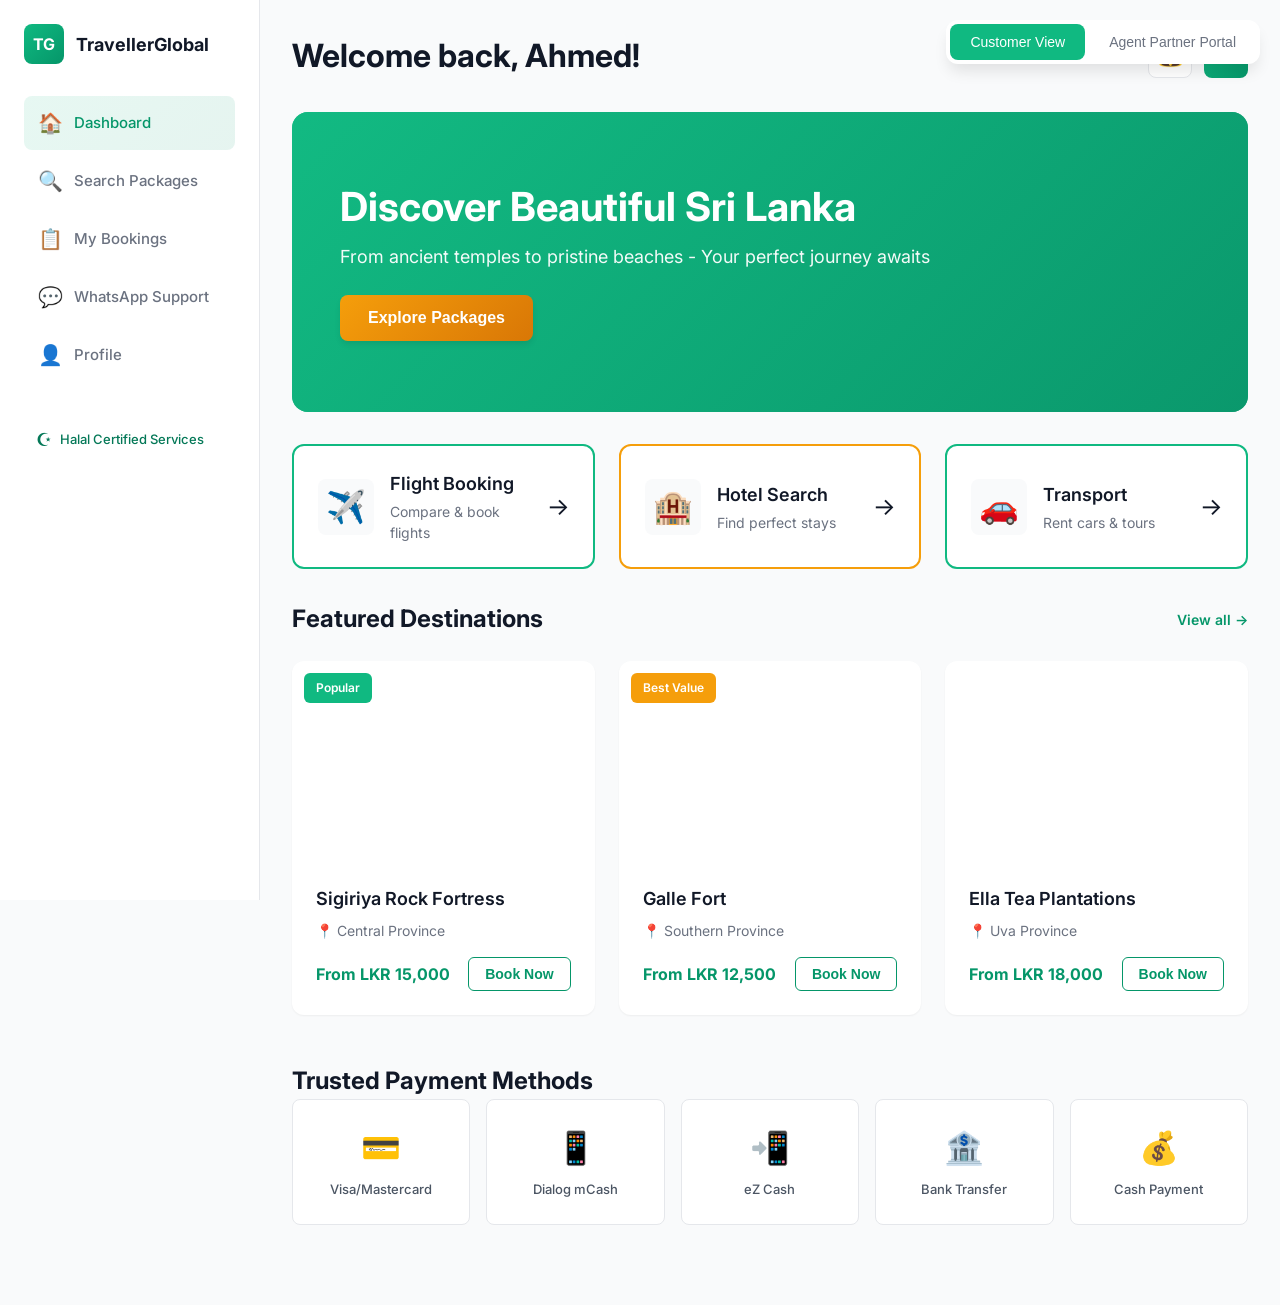
<file: index.html>
<!DOCTYPE html>
<html lang="en">
<head>
    <meta charset="UTF-8">
    <meta name="viewport" content="width=device-width, initial-scale=1.0">
    <title>TravellerGlobal - Sri Lankan Travel Agency</title>
    <link rel="stylesheet" href="styles.css">
    <link rel="preconnect" href="https://fonts.googleapis.com">
    <link rel="preconnect" href="https://fonts.gstatic.com" crossorigin>
    <link href="https://fonts.googleapis.com/css2?family=Inter:wght@400;500;600;700&display=swap" rel="stylesheet">
</head>
<body>
    <!-- Navigation Toggle -->
    <div class="view-switcher">
        <button class="switch-btn active" data-view="customer">Customer View</button>
        <button class="switch-btn" data-view="agent">Agent Partner Portal</button>
    </div>

    <!-- Customer View -->
    <div id="customer-view" class="view-container active">
        <!-- Sidebar -->
        <aside class="sidebar">
            <div class="logo">
                <div class="logo-icon">TG</div>
                <span class="logo-text">TravellerGlobal</span>
            </div>
            <nav class="nav-menu">
                <a href="#" class="nav-item active">
                    <span class="icon">🏠</span>
                    <span>Dashboard</span>
                </a>
                <a href="#" class="nav-item">
                    <span class="icon">🔍</span>
                    <span>Search Packages</span>
                </a>
                <a href="#" class="nav-item">
                    <span class="icon">📋</span>
                    <span>My Bookings</span>
                </a>
                <a href="#" class="nav-item">
                    <span class="icon">💬</span>
                    <span>WhatsApp Support</span>
                </a>
                <a href="#" class="nav-item">
                    <span class="icon">👤</span>
                    <span>Profile</span>
                </a>
            </nav>
            <div class="halal-badge">
                <span class="halal-icon">☪</span>
                <span>Halal Certified Services</span>
            </div>
        </aside>

        <!-- Main Content -->
        <main class="main-content">
            <header class="header">
                <h1 class="page-title">Welcome back, Ahmed!</h1>
                <div class="header-actions">
                    <button class="icon-btn">
                        <span class="notification-dot"></span>
                        🔔
                    </button>
                    <div class="user-avatar">AM</div>
                </div>
            </header>

            <!-- Hero Section with Background -->
            <section class="hero-section" style="background-image: linear-gradient(135deg, rgba(16, 185, 129, 0.9), rgba(5, 150, 105, 0.85)), url('https://images.unsplash.com/photo-1566073771259-6a8506099945?w=1600');">
                <div class="hero-content">
                    <h2 class="hero-title">Discover Beautiful Sri Lanka</h2>
                    <p class="hero-subtitle">From ancient temples to pristine beaches - Your perfect journey awaits</p>
                    <button class="btn-primary">Explore Packages</button>
                </div>
            </section>

            <!-- Quick Actions -->
            <section class="quick-actions">
                <div class="action-card emerald">
                    <div class="action-icon">✈️</div>
                    <div class="action-content">
                        <h3>Flight Booking</h3>
                        <p>Compare & book flights</p>
                    </div>
                    <span class="action-arrow">→</span>
                </div>
                <div class="action-card gold">
                    <div class="action-icon">🏨</div>
                    <div class="action-content">
                        <h3>Hotel Search</h3>
                        <p>Find perfect stays</p>
                    </div>
                    <span class="action-arrow">→</span>
                </div>
                <div class="action-card emerald">
                    <div class="action-icon">🚗</div>
                    <div class="action-content">
                        <h3>Transport</h3>
                        <p>Rent cars & tours</p>
                    </div>
                    <span class="action-arrow">→</span>
                </div>
            </section>

            <!-- Featured Destinations -->
            <section class="section">
                <div class="section-header">
                    <h2 class="section-title">Featured Destinations</h2>
                    <a href="#" class="link-primary">View all →</a>
                </div>
                <div class="destinations-grid">
                    <div class="destination-card">
                        <div class="destination-image" style="background-image: url('https://images.unsplash.com/photo-1566073771259-6a8506099945?w=600');">
                            <div class="destination-badge">Popular</div>
                        </div>
                        <div class="destination-content">
                            <h3>Sigiriya Rock Fortress</h3>
                            <p class="destination-location">📍 Central Province</p>
                            <div class="destination-footer">
                                <span class="price">From LKR 15,000</span>
                                <button class="btn-secondary-sm">Book Now</button>
                            </div>
                        </div>
                    </div>
                    <div class="destination-card">
                        <div class="destination-image" style="background-image: url('https://images.unsplash.com/photo-1562659473-fd8db84e6f14?w=600');">
                            <div class="destination-badge gold-badge">Best Value</div>
                        </div>
                        <div class="destination-content">
                            <h3>Galle Fort</h3>
                            <p class="destination-location">📍 Southern Province</p>
                            <div class="destination-footer">
                                <span class="price">From LKR 12,500</span>
                                <button class="btn-secondary-sm">Book Now</button>
                            </div>
                        </div>
                    </div>
                    <div class="destination-card">
                        <div class="destination-image" style="background-image: url('https://images.unsplash.com/photo-1591696331111-ef9586a5b17a?w=600');">
                        </div>
                        <div class="destination-content">
                            <h3>Ella Tea Plantations</h3>
                            <p class="destination-location">📍 Uva Province</p>
                            <div class="destination-footer">
                                <span class="price">From LKR 18,000</span>
                                <button class="btn-secondary-sm">Book Now</button>
                            </div>
                        </div>
                    </div>
                </div>
            </section>

            <!-- Payment Gateways -->
            <section class="section">
                <h2 class="section-title">Trusted Payment Methods</h2>
                <div class="payment-grid">
                    <div class="payment-card">
                        <div class="payment-logo">💳</div>
                        <span>Visa/Mastercard</span>
                    </div>
                    <div class="payment-card">
                        <div class="payment-logo">📱</div>
                        <span>Dialog mCash</span>
                    </div>
                    <div class="payment-card">
                        <div class="payment-logo">📲</div>
                        <span>eZ Cash</span>
                    </div>
                    <div class="payment-card">
                        <div class="payment-logo">🏦</div>
                        <span>Bank Transfer</span>
                    </div>
                    <div class="payment-card">
                        <div class="payment-logo">💰</div>
                        <span>Cash Payment</span>
                    </div>
                </div>
            </section>
        </main>
    </div>

    <!-- Agent Portal View -->
    <div id="agent-view" class="view-container">
        <!-- Sidebar -->
        <aside class="sidebar sidebar-agent">
            <div class="logo">
                <div class="logo-icon agent-logo">TG</div>
                <span class="logo-text">Agent Portal</span>
            </div>
            <nav class="nav-menu">
                <a href="#" class="nav-item active">
                    <span class="icon">📊</span>
                    <span>Dashboard</span>
                </a>
                <a href="#" class="nav-item">
                    <span class="icon">🔄</span>
                    <span>Booking Pipeline</span>
                </a>
                <a href="#" class="nav-item">
                    <span class="icon">👥</span>
                    <span>Customers</span>
                </a>
                <a href="#" class="nav-item">
                    <span class="icon">💵</span>
                    <span>Commissions</span>
                </a>
                <a href="#" class="nav-item">
                    <span class="icon">📈</span>
                    <span>Analytics</span>
                </a>
                <a href="#" class="nav-item">
                    <span class="icon">💬</span>
                    <span>WhatsApp CRM</span>
                </a>
            </nav>
        </aside>

        <!-- Main Content -->
        <main class="main-content">
            <header class="header">
                <h1 class="page-title">Agent Dashboard</h1>
                <div class="header-actions">
                    <button class="btn-primary-sm">+ New Booking</button>
                    <button class="icon-btn">🔔</button>
                    <div class="user-avatar agent-avatar">SA</div>
                </div>
            </header>

            <!-- Stats Cards -->
            <section class="stats-grid">
                <div class="stat-card">
                    <div class="stat-icon emerald-bg">📋</div>
                    <div class="stat-content">
                        <span class="stat-label">Total Leads</span>
                        <h3 class="stat-value">24</h3>
                        <span class="stat-change positive">↑ 12% this month</span>
                    </div>
                </div>
                <div class="stat-card">
                    <div class="stat-icon gold-bg">✅</div>
                    <div class="stat-content">
                        <span class="stat-label">Bookings</span>
                        <h3 class="stat-value">18</h3>
                        <span class="stat-change positive">↑ 8% this month</span>
                    </div>
                </div>
                <div class="stat-card">
                    <div class="stat-icon blue-bg">✈️</div>
                    <div class="stat-content">
                        <span class="stat-label">In Travel</span>
                        <h3 class="stat-value">7</h3>
                        <span class="stat-change neutral">— Same as last week</span>
                    </div>
                </div>
                <div class="stat-card">
                    <div class="stat-icon purple-bg">💰</div>
                    <div class="stat-content">
                        <span class="stat-label">Commission (MTD)</span>
                        <h3 class="stat-value">LKR 145K</h3>
                        <span class="stat-change positive">↑ 24% vs last month</span>
                    </div>
                </div>
            </section>

            <!-- Booking Pipeline -->
            <section class="section">
                <div class="section-header">
                    <h2 class="section-title">Booking Pipeline</h2>
                    <div class="pipeline-filters">
                        <button class="filter-btn active">All</button>
                        <button class="filter-btn">This Week</button>
                        <button class="filter-btn">This Month</button>
                    </div>
                </div>

                <div class="pipeline-board">
                    <!-- Lead Column -->
                    <div class="pipeline-column">
                        <div class="column-header lead-header">
                            <span class="column-title">Lead</span>
                            <span class="column-count">6</span>
                        </div>
                        <div class="pipeline-cards">
                            <div class="pipeline-card">
                                <div class="card-header">
                                    <span class="customer-name">Fatima Hassan</span>
                                    <button class="whatsapp-btn">💬</button>
                                </div>
                                <p class="trip-details">7-Day Colombo + Kandy Tour</p>
                                <div class="card-meta">
                                    <span class="date">📅 Mar 15-22, 2026</span>
                                    <span class="value">LKR 185K</span>
                                </div>
                                <div class="card-tags">
                                    <span class="tag">Family</span>
                                    <span class="tag">Halal</span>
                                </div>
                            </div>
                            <div class="pipeline-card">
                                <div class="card-header">
                                    <span class="customer-name">Ibrahim Malik</span>
                                    <button class="whatsapp-btn">💬</button>
                                </div>
                                <p class="trip-details">Honeymoon Package - Maldives</p>
                                <div class="card-meta">
                                    <span class="date">📅 Apr 1-7, 2026</span>
                                    <span class="value">LKR 320K</span>
                                </div>
                                <div class="card-tags">
                                    <span class="tag">Couple</span>
                                </div>
                            </div>
                        </div>
                    </div>

                    <!-- Booked Column -->
                    <div class="pipeline-column">
                        <div class="column-header booked-header">
                            <span class="column-title">Booked</span>
                            <span class="column-count">11</span>
                        </div>
                        <div class="pipeline-cards">
                            <div class="pipeline-card">
                                <div class="card-header">
                                    <span class="customer-name">Aisha Rahman</span>
                                    <button class="whatsapp-btn">💬</button>
                                </div>
                                <p class="trip-details">Ella & Nuwara Eliya 5D/4N</p>
                                <div class="card-meta">
                                    <span class="date">📅 Mar 20-24, 2026</span>
                                    <span class="value">LKR 95K</span>
                                </div>
                                <div class="card-tags">
                                    <span class="tag tag-success">Paid 50%</span>
                                </div>
                            </div>
                            <div class="pipeline-card">
                                <div class="card-header">
                                    <span class="customer-name">Mohammed Ali</span>
                                    <button class="whatsapp-btn">💬</button>
                                </div>
                                <p class="trip-details">Cultural Triangle Tour</p>
                                <div class="card-meta">
                                    <span class="date">📅 Mar 25-30, 2026</span>
                                    <span class="value">LKR 142K</span>
                                </div>
                                <div class="card-tags">
                                    <span class="tag tag-success">Fully Paid</span>
                                    <span class="tag">Halal</span>
                                </div>
                            </div>
                        </div>
                    </div>

                    <!-- In Travel Column -->
                    <div class="pipeline-column">
                        <div class="column-header travel-header">
                            <span class="column-title">In Travel</span>
                            <span class="column-count">7</span>
                        </div>
                        <div class="pipeline-cards">
                            <div class="pipeline-card">
                                <div class="card-header">
                                    <span class="customer-name">Zainab Yusuf</span>
                                    <button class="whatsapp-btn">💬</button>
                                </div>
                                <p class="trip-details">Southern Coast Beach Tour</p>
                                <div class="card-meta">
                                    <span class="date">📅 Feb 18-25, 2026</span>
                                    <span class="value">LKR 168K</span>
                                </div>
                                <div class="card-tags">
                                    <span class="tag tag-warning">Day 5 of 8</span>
                                </div>
                                <div class="live-tracking">
                                    <span class="pulse"></span>
                                    <span class="tracking-text">Live tracking active</span>
                                </div>
                            </div>
                        </div>
                    </div>

                    <!-- Completed Column -->
                    <div class="pipeline-column">
                        <div class="column-header completed-header">
                            <span class="column-title">Completed</span>
                            <span class="column-count">32</span>
                        </div>
                        <div class="pipeline-cards">
                            <div class="pipeline-card">
                                <div class="card-header">
                                    <span class="customer-name">Layla Ahmed</span>
                                    <button class="whatsapp-btn">💬</button>
                                </div>
                                <p class="trip-details">Sigiriya & Dambulla Tour</p>
                                <div class="card-meta">
                                    <span class="date">📅 Feb 1-5, 2026</span>
                                    <span class="value">LKR 78K</span>
                                </div>
                                <div class="card-rating">
                                    ⭐⭐⭐⭐⭐ <span class="rating-text">5.0</span>
                                </div>
                            </div>
                        </div>
                    </div>
                </div>
            </section>

            <!-- API Aggregator -->
            <section class="section">
                <h2 class="section-title">API Aggregator - Quick Search</h2>
                <div class="aggregator-grid">
                    <div class="aggregator-card">
                        <div class="aggregator-icon">✈️</div>
                        <h3>Flight API</h3>
                        <p>Amadeus, Sabre</p>
                        <span class="status-badge active">Connected</span>
                    </div>
                    <div class="aggregator-card">
                        <div class="aggregator-icon">🏨</div>
                        <h3>Hotel API</h3>
                        <p>Booking.com, Agoda</p>
                        <span class="status-badge active">Connected</span>
                    </div>
                    <div class="aggregator-card">
                        <div class="aggregator-icon">🚗</div>
                        <h3>Transport API</h3>
                        <p>PickMe, Uber</p>
                        <span class="status-badge active">Connected</span>
                    </div>
                    <div class="aggregator-card">
                        <div class="aggregator-icon">🎫</div>
                        <h3>Activities API</h3>
                        <p>GetYourGuide</p>
                        <span class="status-badge pending">Setup Pending</span>
                    </div>
                </div>
            </section>
        </main>
    </div>

    <script src="script.js"></script>
</body>
</html>
</file>
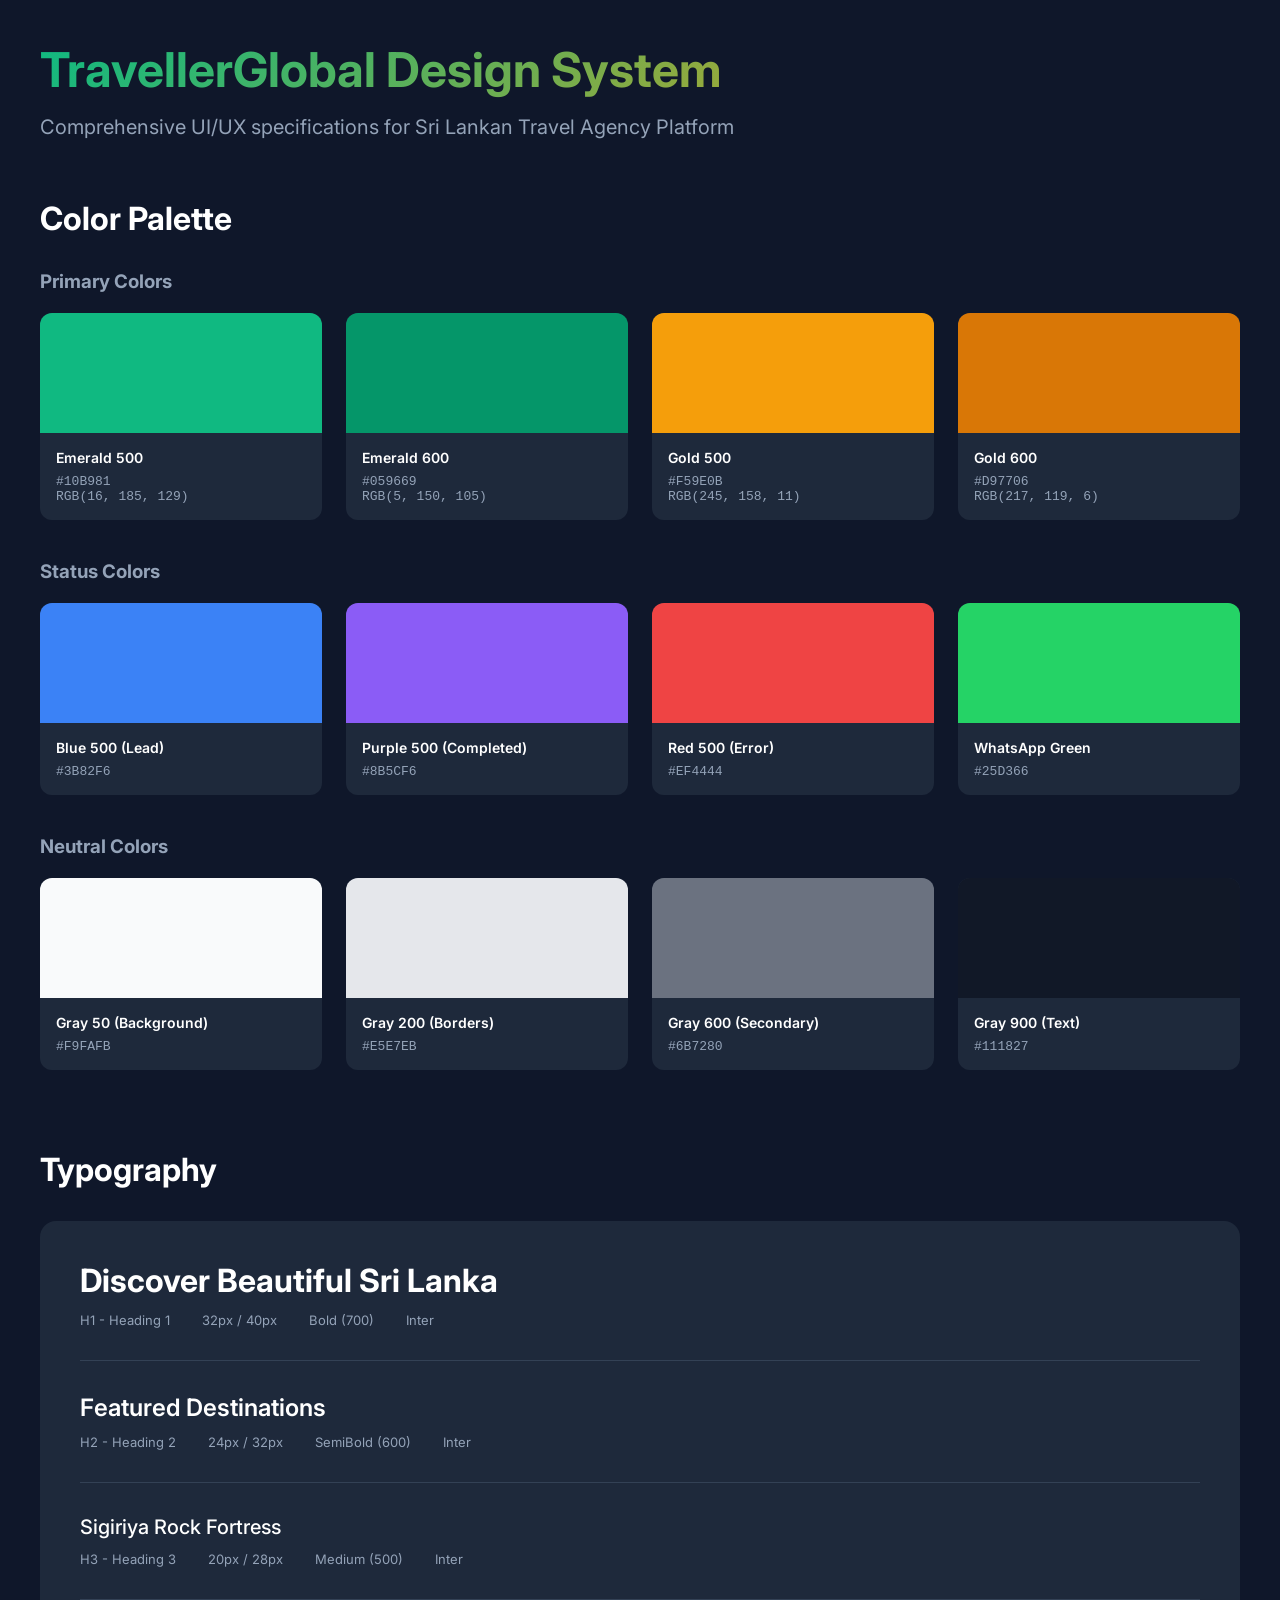
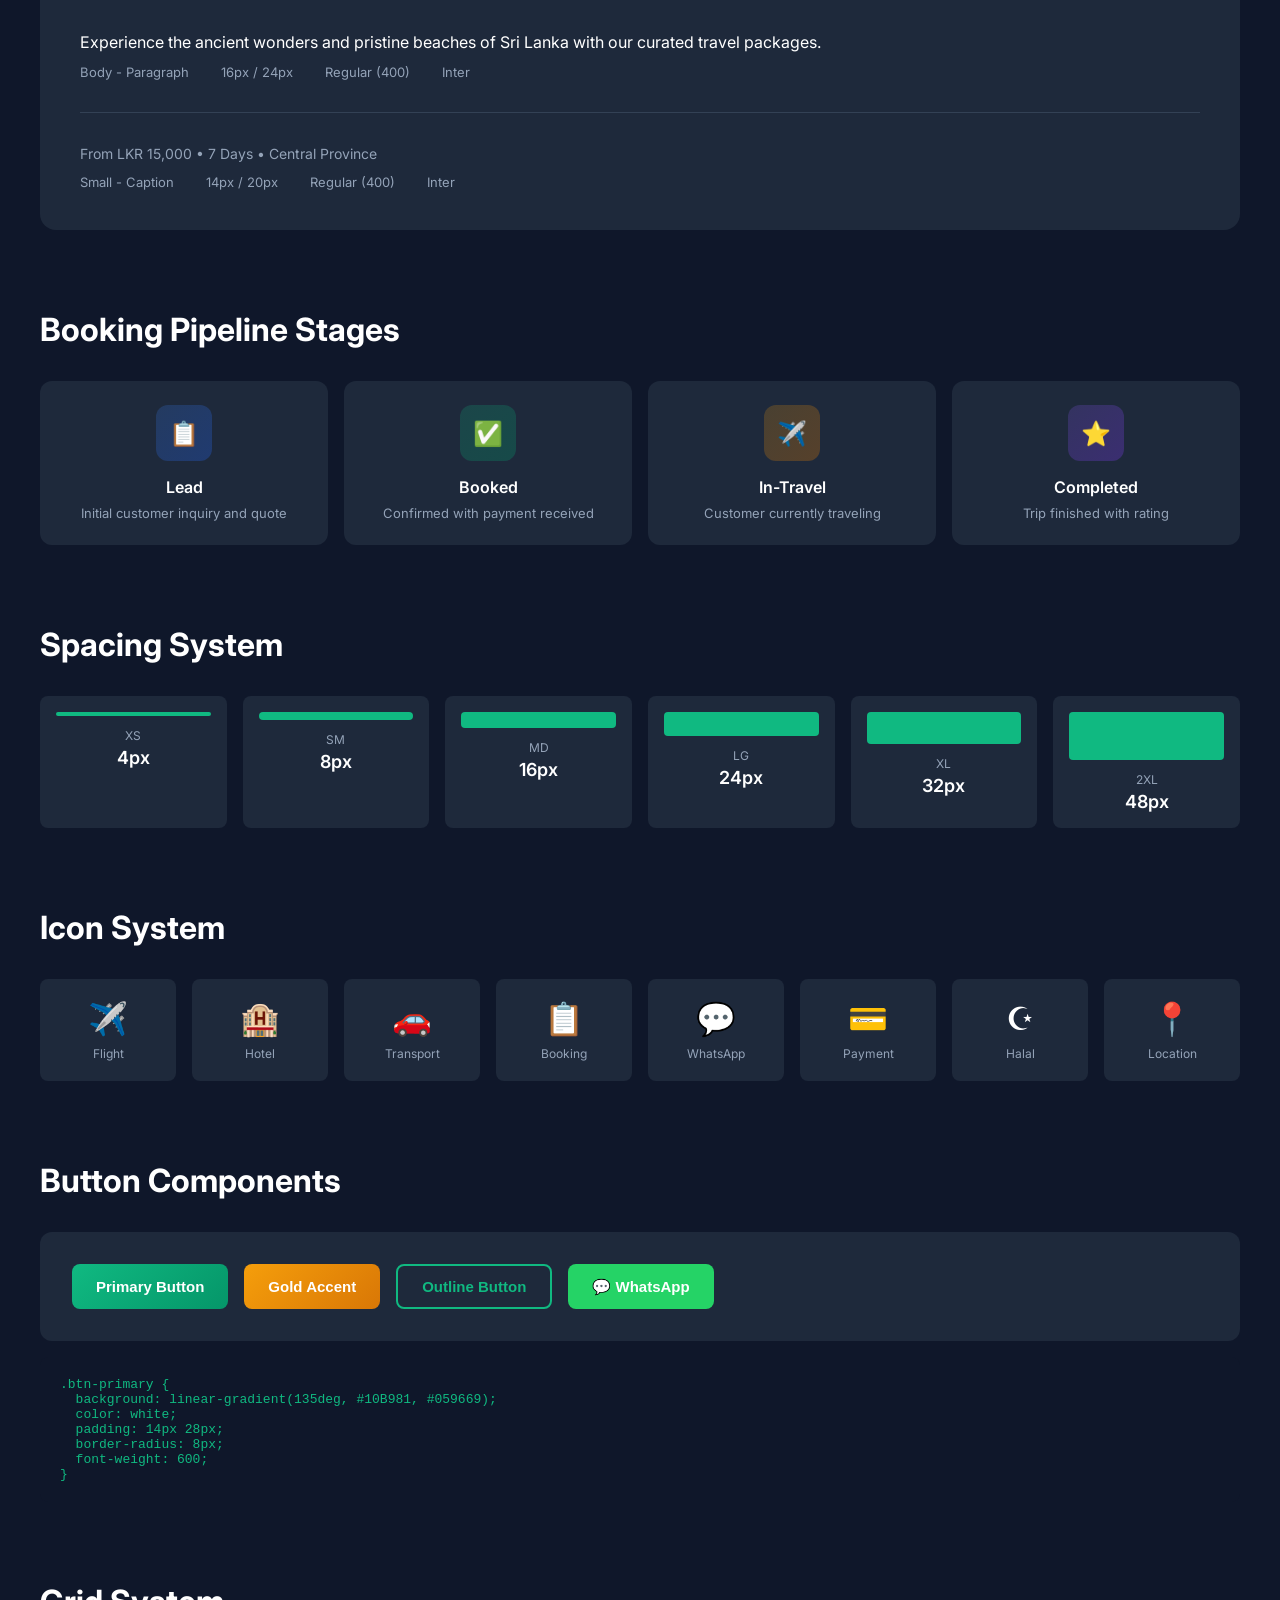
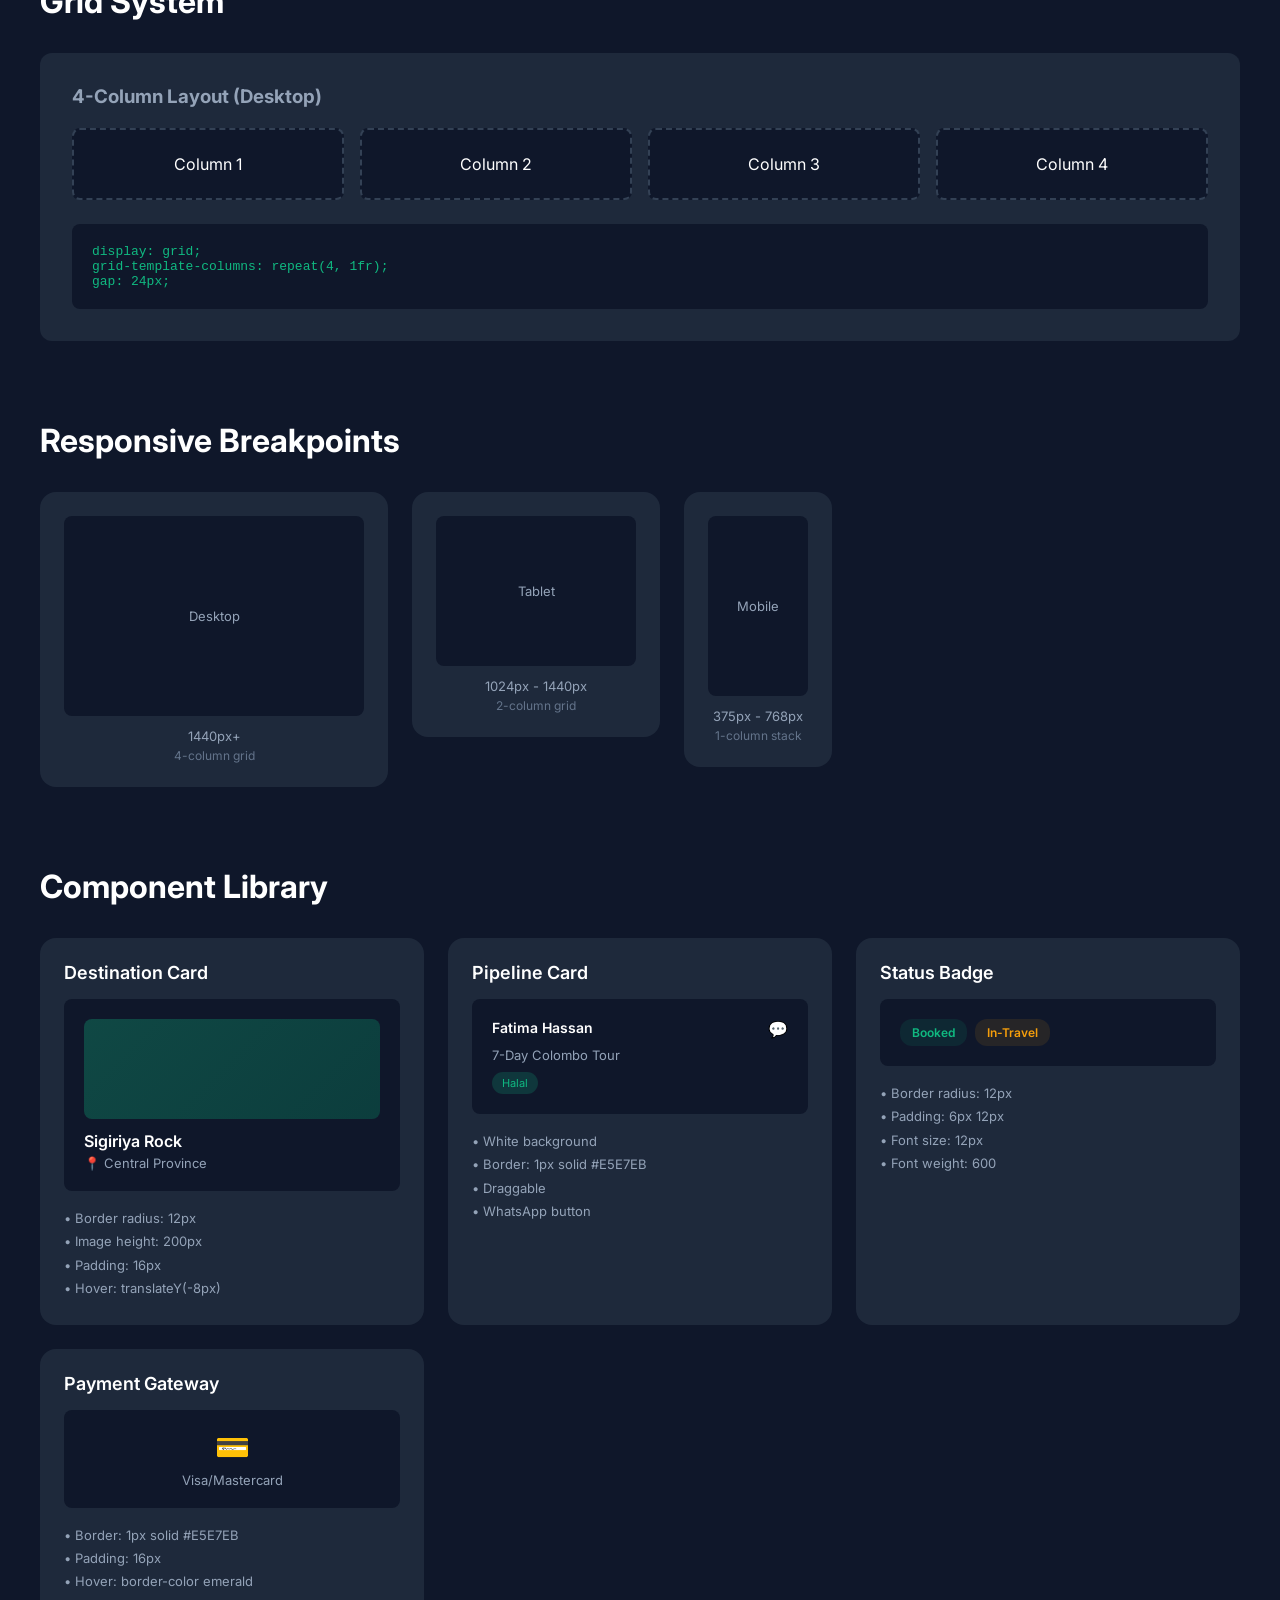
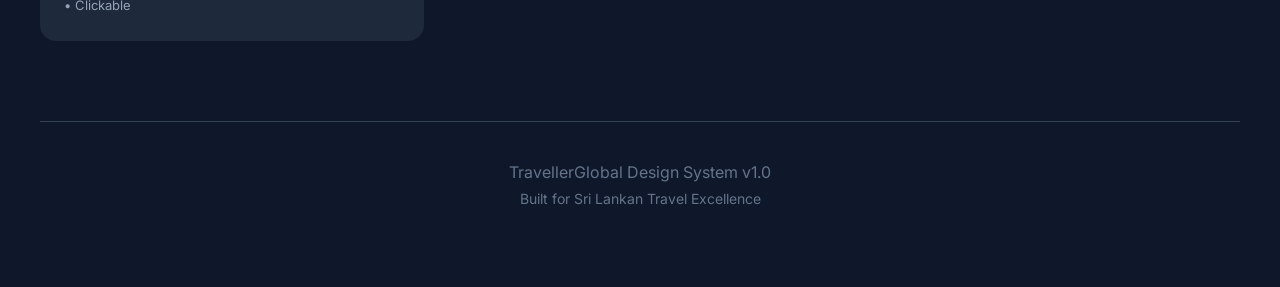
<file: design-specs.html>
<!DOCTYPE html>
<html lang="en">
<head>
    <meta charset="UTF-8">
    <meta name="viewport" content="width=device-width, initial-scale=1.0">
    <title>TravellerGlobal - Design Specifications</title>
    <link rel="preconnect" href="https://fonts.googleapis.com">
    <link rel="preconnect" href="https://fonts.gstatic.com" crossorigin>
    <link href="https://fonts.googleapis.com/css2?family=Inter:wght@400;500;600;700&display=swap" rel="stylesheet">
    <style>
        * {
            margin: 0;
            padding: 0;
            box-sizing: border-box;
        }

        body {
            font-family: 'Inter', sans-serif;
            background: #0F172A;
            color: white;
            padding: 40px;
        }

        .container {
            max-width: 1400px;
            margin: 0 auto;
        }

        .header {
            margin-bottom: 60px;
        }

        .header h1 {
            font-size: 48px;
            font-weight: 700;
            margin-bottom: 16px;
            background: linear-gradient(135deg, #10B981, #F59E0B);
            -webkit-background-clip: text;
            -webkit-text-fill-color: transparent;
            background-clip: text;
        }

        .header p {
            font-size: 20px;
            color: #94A3B8;
        }

        .section {
            margin-bottom: 80px;
        }

        .section-title {
            font-size: 32px;
            font-weight: 700;
            margin-bottom: 32px;
            color: white;
        }

        .color-grid {
            display: grid;
            grid-template-columns: repeat(auto-fit, minmax(200px, 1fr));
            gap: 24px;
            margin-bottom: 40px;
        }

        .color-card {
            border-radius: 12px;
            overflow: hidden;
            background: #1E293B;
        }

        .color-preview {
            height: 120px;
        }

        .color-info {
            padding: 16px;
        }

        .color-name {
            font-weight: 600;
            margin-bottom: 8px;
            font-size: 14px;
        }

        .color-code {
            font-family: 'Courier New', monospace;
            font-size: 13px;
            color: #94A3B8;
        }

        .typography-section {
            background: #1E293B;
            border-radius: 16px;
            padding: 40px;
            margin-bottom: 40px;
        }

        .type-sample {
            margin-bottom: 32px;
            padding-bottom: 32px;
            border-bottom: 1px solid #334155;
        }

        .type-sample:last-child {
            border-bottom: none;
            margin-bottom: 0;
            padding-bottom: 0;
        }

        .type-preview {
            margin-bottom: 12px;
        }

        .type-specs {
            display: flex;
            gap: 32px;
            font-size: 13px;
            color: #94A3B8;
        }

        .component-grid {
            display: grid;
            grid-template-columns: repeat(auto-fit, minmax(320px, 1fr));
            gap: 24px;
        }

        .component-card {
            background: #1E293B;
            border-radius: 16px;
            padding: 24px;
        }

        .component-title {
            font-size: 18px;
            font-weight: 600;
            margin-bottom: 16px;
        }

        .component-preview {
            background: #0F172A;
            border-radius: 8px;
            padding: 20px;
            margin-bottom: 16px;
        }

        .component-specs {
            font-size: 13px;
            color: #94A3B8;
            line-height: 1.8;
        }

        .spacing-grid {
            display: grid;
            grid-template-columns: repeat(auto-fit, minmax(150px, 1fr));
            gap: 16px;
        }

        .spacing-item {
            background: #1E293B;
            border-radius: 8px;
            padding: 16px;
            text-align: center;
        }

        .spacing-preview {
            background: #10B981;
            border-radius: 4px;
            margin-bottom: 12px;
        }

        .spacing-label {
            font-size: 12px;
            color: #94A3B8;
            margin-bottom: 4px;
        }

        .spacing-value {
            font-weight: 600;
            font-size: 18px;
        }

        .icon-grid {
            display: grid;
            grid-template-columns: repeat(auto-fit, minmax(100px, 1fr));
            gap: 16px;
        }

        .icon-item {
            background: #1E293B;
            border-radius: 8px;
            padding: 20px;
            text-align: center;
        }

        .icon-preview {
            font-size: 32px;
            margin-bottom: 8px;
        }

        .icon-label {
            font-size: 12px;
            color: #94A3B8;
        }

        .status-grid {
            display: grid;
            grid-template-columns: repeat(4, 1fr);
            gap: 16px;
        }

        .status-card {
            background: #1E293B;
            border-radius: 12px;
            padding: 24px;
            text-align: center;
        }

        .status-icon {
            width: 56px;
            height: 56px;
            border-radius: 12px;
            margin: 0 auto 16px;
            display: flex;
            align-items: center;
            justify-content: center;
            font-size: 24px;
        }

        .status-label {
            font-weight: 600;
            margin-bottom: 8px;
        }

        .status-desc {
            font-size: 13px;
            color: #94A3B8;
        }

        .lead-bg { background: linear-gradient(135deg, rgba(59, 130, 246, 0.2), rgba(37, 99, 235, 0.3)); }
        .booked-bg { background: linear-gradient(135deg, rgba(16, 185, 129, 0.2), rgba(5, 150, 105, 0.3)); }
        .travel-bg { background: linear-gradient(135deg, rgba(245, 158, 11, 0.2), rgba(217, 119, 6, 0.3)); }
        .completed-bg { background: linear-gradient(135deg, rgba(139, 92, 246, 0.2), rgba(124, 58, 237, 0.3)); }

        .button-showcase {
            display: flex;
            flex-wrap: wrap;
            gap: 16px;
            background: #1E293B;
            border-radius: 12px;
            padding: 32px;
        }

        .btn-demo {
            padding: 12px 24px;
            border-radius: 8px;
            font-weight: 600;
            font-size: 15px;
            border: none;
            cursor: pointer;
            transition: all 0.2s;
        }

        .btn-primary-demo {
            background: linear-gradient(135deg, #10B981, #059669);
            color: white;
        }

        .btn-gold-demo {
            background: linear-gradient(135deg, #F59E0B, #D97706);
            color: white;
        }

        .btn-outline-demo {
            background: transparent;
            color: #10B981;
            border: 2px solid #10B981;
        }

        .btn-whatsapp-demo {
            background: #25D366;
            color: white;
        }

        .grid-showcase {
            background: #1E293B;
            border-radius: 12px;
            padding: 32px;
        }

        .grid-example {
            display: grid;
            grid-template-columns: repeat(4, 1fr);
            gap: 16px;
            margin-bottom: 24px;
        }

        .grid-item {
            background: #0F172A;
            border-radius: 8px;
            padding: 24px;
            text-align: center;
            border: 2px dashed #334155;
        }

        .code-block {
            background: #0F172A;
            border-radius: 8px;
            padding: 20px;
            margin-top: 16px;
            font-family: 'Courier New', monospace;
            font-size: 13px;
            color: #10B981;
            overflow-x: auto;
        }

        .responsive-preview {
            display: flex;
            gap: 24px;
            align-items: flex-start;
        }

        .device-frame {
            background: #1E293B;
            border-radius: 16px;
            padding: 24px;
            text-align: center;
        }

        .device-screen {
            background: #0F172A;
            border-radius: 8px;
            margin-bottom: 12px;
            display: flex;
            align-items: center;
            justify-content: center;
            color: #94A3B8;
            font-size: 13px;
        }

        .desktop-screen {
            width: 300px;
            height: 200px;
        }

        .tablet-screen {
            width: 200px;
            height: 150px;
        }

        .mobile-screen {
            width: 100px;
            height: 180px;
        }
    </style>
</head>
<body>
    <div class="container">
        <div class="header">
            <h1>TravellerGlobal Design System</h1>
            <p>Comprehensive UI/UX specifications for Sri Lankan Travel Agency Platform</p>
        </div>

        <!-- Color Palette -->
        <section class="section">
            <h2 class="section-title">Color Palette</h2>

            <h3 style="margin-bottom: 20px; color: #94A3B8;">Primary Colors</h3>
            <div class="color-grid">
                <div class="color-card">
                    <div class="color-preview" style="background: #10B981;"></div>
                    <div class="color-info">
                        <div class="color-name">Emerald 500</div>
                        <div class="color-code">#10B981</div>
                        <div class="color-code">RGB(16, 185, 129)</div>
                    </div>
                </div>
                <div class="color-card">
                    <div class="color-preview" style="background: #059669;"></div>
                    <div class="color-info">
                        <div class="color-name">Emerald 600</div>
                        <div class="color-code">#059669</div>
                        <div class="color-code">RGB(5, 150, 105)</div>
                    </div>
                </div>
                <div class="color-card">
                    <div class="color-preview" style="background: #F59E0B;"></div>
                    <div class="color-info">
                        <div class="color-name">Gold 500</div>
                        <div class="color-code">#F59E0B</div>
                        <div class="color-code">RGB(245, 158, 11)</div>
                    </div>
                </div>
                <div class="color-card">
                    <div class="color-preview" style="background: #D97706;"></div>
                    <div class="color-info">
                        <div class="color-name">Gold 600</div>
                        <div class="color-code">#D97706</div>
                        <div class="color-code">RGB(217, 119, 6)</div>
                    </div>
                </div>
            </div>

            <h3 style="margin: 40px 0 20px; color: #94A3B8;">Status Colors</h3>
            <div class="color-grid">
                <div class="color-card">
                    <div class="color-preview" style="background: #3B82F6;"></div>
                    <div class="color-info">
                        <div class="color-name">Blue 500 (Lead)</div>
                        <div class="color-code">#3B82F6</div>
                    </div>
                </div>
                <div class="color-card">
                    <div class="color-preview" style="background: #8B5CF6;"></div>
                    <div class="color-info">
                        <div class="color-name">Purple 500 (Completed)</div>
                        <div class="color-code">#8B5CF6</div>
                    </div>
                </div>
                <div class="color-card">
                    <div class="color-preview" style="background: #EF4444;"></div>
                    <div class="color-info">
                        <div class="color-name">Red 500 (Error)</div>
                        <div class="color-code">#EF4444</div>
                    </div>
                </div>
                <div class="color-card">
                    <div class="color-preview" style="background: #25D366;"></div>
                    <div class="color-info">
                        <div class="color-name">WhatsApp Green</div>
                        <div class="color-code">#25D366</div>
                    </div>
                </div>
            </div>

            <h3 style="margin: 40px 0 20px; color: #94A3B8;">Neutral Colors</h3>
            <div class="color-grid">
                <div class="color-card">
                    <div class="color-preview" style="background: #F9FAFB;"></div>
                    <div class="color-info">
                        <div class="color-name">Gray 50 (Background)</div>
                        <div class="color-code">#F9FAFB</div>
                    </div>
                </div>
                <div class="color-card">
                    <div class="color-preview" style="background: #E5E7EB;"></div>
                    <div class="color-info">
                        <div class="color-name">Gray 200 (Borders)</div>
                        <div class="color-code">#E5E7EB</div>
                    </div>
                </div>
                <div class="color-card">
                    <div class="color-preview" style="background: #6B7280;"></div>
                    <div class="color-info">
                        <div class="color-name">Gray 600 (Secondary)</div>
                        <div class="color-code">#6B7280</div>
                    </div>
                </div>
                <div class="color-card">
                    <div class="color-preview" style="background: #111827;"></div>
                    <div class="color-info">
                        <div class="color-name">Gray 900 (Text)</div>
                        <div class="color-code">#111827</div>
                    </div>
                </div>
            </div>
        </section>

        <!-- Typography -->
        <section class="section">
            <h2 class="section-title">Typography</h2>

            <div class="typography-section">
                <div class="type-sample">
                    <div class="type-preview" style="font-size: 32px; font-weight: 700;">
                        Discover Beautiful Sri Lanka
                    </div>
                    <div class="type-specs">
                        <span>H1 - Heading 1</span>
                        <span>32px / 40px</span>
                        <span>Bold (700)</span>
                        <span>Inter</span>
                    </div>
                </div>

                <div class="type-sample">
                    <div class="type-preview" style="font-size: 24px; font-weight: 600;">
                        Featured Destinations
                    </div>
                    <div class="type-specs">
                        <span>H2 - Heading 2</span>
                        <span>24px / 32px</span>
                        <span>SemiBold (600)</span>
                        <span>Inter</span>
                    </div>
                </div>

                <div class="type-sample">
                    <div class="type-preview" style="font-size: 20px; font-weight: 500;">
                        Sigiriya Rock Fortress
                    </div>
                    <div class="type-specs">
                        <span>H3 - Heading 3</span>
                        <span>20px / 28px</span>
                        <span>Medium (500)</span>
                        <span>Inter</span>
                    </div>
                </div>

                <div class="type-sample">
                    <div class="type-preview" style="font-size: 16px; font-weight: 400;">
                        Experience the ancient wonders and pristine beaches of Sri Lanka with our curated travel packages.
                    </div>
                    <div class="type-specs">
                        <span>Body - Paragraph</span>
                        <span>16px / 24px</span>
                        <span>Regular (400)</span>
                        <span>Inter</span>
                    </div>
                </div>

                <div class="type-sample">
                    <div class="type-preview" style="font-size: 14px; font-weight: 400; color: #94A3B8;">
                        From LKR 15,000 • 7 Days • Central Province
                    </div>
                    <div class="type-specs">
                        <span>Small - Caption</span>
                        <span>14px / 20px</span>
                        <span>Regular (400)</span>
                        <span>Inter</span>
                    </div>
                </div>
            </div>
        </section>

        <!-- Booking Pipeline Stages -->
        <section class="section">
            <h2 class="section-title">Booking Pipeline Stages</h2>
            <div class="status-grid">
                <div class="status-card">
                    <div class="status-icon lead-bg">📋</div>
                    <div class="status-label">Lead</div>
                    <div class="status-desc">Initial customer inquiry and quote</div>
                </div>
                <div class="status-card">
                    <div class="status-icon booked-bg">✅</div>
                    <div class="status-label">Booked</div>
                    <div class="status-desc">Confirmed with payment received</div>
                </div>
                <div class="status-card">
                    <div class="status-icon travel-bg">✈️</div>
                    <div class="status-label">In-Travel</div>
                    <div class="status-desc">Customer currently traveling</div>
                </div>
                <div class="status-card">
                    <div class="status-icon completed-bg">⭐</div>
                    <div class="status-label">Completed</div>
                    <div class="status-desc">Trip finished with rating</div>
                </div>
            </div>
        </section>

        <!-- Spacing System -->
        <section class="section">
            <h2 class="section-title">Spacing System</h2>
            <div class="spacing-grid">
                <div class="spacing-item">
                    <div class="spacing-preview" style="height: 4px;"></div>
                    <div class="spacing-label">XS</div>
                    <div class="spacing-value">4px</div>
                </div>
                <div class="spacing-item">
                    <div class="spacing-preview" style="height: 8px;"></div>
                    <div class="spacing-label">SM</div>
                    <div class="spacing-value">8px</div>
                </div>
                <div class="spacing-item">
                    <div class="spacing-preview" style="height: 16px;"></div>
                    <div class="spacing-label">MD</div>
                    <div class="spacing-value">16px</div>
                </div>
                <div class="spacing-item">
                    <div class="spacing-preview" style="height: 24px;"></div>
                    <div class="spacing-label">LG</div>
                    <div class="spacing-value">24px</div>
                </div>
                <div class="spacing-item">
                    <div class="spacing-preview" style="height: 32px;"></div>
                    <div class="spacing-label">XL</div>
                    <div class="spacing-value">32px</div>
                </div>
                <div class="spacing-item">
                    <div class="spacing-preview" style="height: 48px;"></div>
                    <div class="spacing-label">2XL</div>
                    <div class="spacing-value">48px</div>
                </div>
            </div>
        </section>

        <!-- Icons -->
        <section class="section">
            <h2 class="section-title">Icon System</h2>
            <div class="icon-grid">
                <div class="icon-item">
                    <div class="icon-preview">✈️</div>
                    <div class="icon-label">Flight</div>
                </div>
                <div class="icon-item">
                    <div class="icon-preview">🏨</div>
                    <div class="icon-label">Hotel</div>
                </div>
                <div class="icon-item">
                    <div class="icon-preview">🚗</div>
                    <div class="icon-label">Transport</div>
                </div>
                <div class="icon-item">
                    <div class="icon-preview">📋</div>
                    <div class="icon-label">Booking</div>
                </div>
                <div class="icon-item">
                    <div class="icon-preview">💬</div>
                    <div class="icon-label">WhatsApp</div>
                </div>
                <div class="icon-item">
                    <div class="icon-preview">💳</div>
                    <div class="icon-label">Payment</div>
                </div>
                <div class="icon-item">
                    <div class="icon-preview">☪</div>
                    <div class="icon-label">Halal</div>
                </div>
                <div class="icon-item">
                    <div class="icon-preview">📍</div>
                    <div class="icon-label">Location</div>
                </div>
            </div>
        </section>

        <!-- Button Styles -->
        <section class="section">
            <h2 class="section-title">Button Components</h2>
            <div class="button-showcase">
                <button class="btn-demo btn-primary-demo">Primary Button</button>
                <button class="btn-demo btn-gold-demo">Gold Accent</button>
                <button class="btn-demo btn-outline-demo">Outline Button</button>
                <button class="btn-demo btn-whatsapp-demo">💬 WhatsApp</button>
            </div>
            <div class="code-block">
.btn-primary {<br>
&nbsp;&nbsp;background: linear-gradient(135deg, #10B981, #059669);<br>
&nbsp;&nbsp;color: white;<br>
&nbsp;&nbsp;padding: 14px 28px;<br>
&nbsp;&nbsp;border-radius: 8px;<br>
&nbsp;&nbsp;font-weight: 600;<br>
}
            </div>
        </section>

        <!-- Grid System -->
        <section class="section">
            <h2 class="section-title">Grid System</h2>
            <div class="grid-showcase">
                <h3 style="margin-bottom: 20px; color: #94A3B8;">4-Column Layout (Desktop)</h3>
                <div class="grid-example">
                    <div class="grid-item">Column 1</div>
                    <div class="grid-item">Column 2</div>
                    <div class="grid-item">Column 3</div>
                    <div class="grid-item">Column 4</div>
                </div>
                <div class="code-block">
display: grid;<br>
grid-template-columns: repeat(4, 1fr);<br>
gap: 24px;
                </div>
            </div>
        </section>

        <!-- Responsive Breakpoints -->
        <section class="section">
            <h2 class="section-title">Responsive Breakpoints</h2>
            <div class="responsive-preview">
                <div class="device-frame">
                    <div class="device-screen desktop-screen">Desktop</div>
                    <div style="font-size: 13px; color: #94A3B8;">1440px+</div>
                    <div style="font-size: 12px; color: #64748B; margin-top: 4px;">4-column grid</div>
                </div>
                <div class="device-frame">
                    <div class="device-screen tablet-screen">Tablet</div>
                    <div style="font-size: 13px; color: #94A3B8;">1024px - 1440px</div>
                    <div style="font-size: 12px; color: #64748B; margin-top: 4px;">2-column grid</div>
                </div>
                <div class="device-frame">
                    <div class="device-screen mobile-screen">Mobile</div>
                    <div style="font-size: 13px; color: #94A3B8;">375px - 768px</div>
                    <div style="font-size: 12px; color: #64748B; margin-top: 4px;">1-column stack</div>
                </div>
            </div>
        </section>

        <!-- Component Examples -->
        <section class="section">
            <h2 class="section-title">Component Library</h2>
            <div class="component-grid">
                <div class="component-card">
                    <div class="component-title">Destination Card</div>
                    <div class="component-preview">
                        <div style="background: linear-gradient(135deg, rgba(16, 185, 129, 0.3), rgba(5, 150, 105, 0.3)); height: 100px; border-radius: 8px; margin-bottom: 12px;"></div>
                        <div style="font-weight: 600; margin-bottom: 4px;">Sigiriya Rock</div>
                        <div style="font-size: 13px; color: #94A3B8;">📍 Central Province</div>
                    </div>
                    <div class="component-specs">
                        • Border radius: 12px<br>
                        • Image height: 200px<br>
                        • Padding: 16px<br>
                        • Hover: translateY(-8px)
                    </div>
                </div>

                <div class="component-card">
                    <div class="component-title">Pipeline Card</div>
                    <div class="component-preview">
                        <div style="display: flex; justify-content: space-between; margin-bottom: 8px;">
                            <span style="font-weight: 600; font-size: 14px;">Fatima Hassan</span>
                            <span>💬</span>
                        </div>
                        <div style="font-size: 13px; color: #94A3B8; margin-bottom: 8px;">7-Day Colombo Tour</div>
                        <div style="display: inline-block; background: rgba(16, 185, 129, 0.2); color: #10B981; padding: 4px 10px; border-radius: 12px; font-size: 11px;">Halal</div>
                    </div>
                    <div class="component-specs">
                        • White background<br>
                        • Border: 1px solid #E5E7EB<br>
                        • Draggable<br>
                        • WhatsApp button
                    </div>
                </div>

                <div class="component-card">
                    <div class="component-title">Status Badge</div>
                    <div class="component-preview">
                        <div style="display: flex; gap: 8px; flex-wrap: wrap;">
                            <span style="background: rgba(16, 185, 129, 0.1); color: #10B981; padding: 6px 12px; border-radius: 12px; font-size: 12px; font-weight: 600;">Booked</span>
                            <span style="background: rgba(245, 158, 11, 0.1); color: #F59E0B; padding: 6px 12px; border-radius: 12px; font-size: 12px; font-weight: 600;">In-Travel</span>
                        </div>
                    </div>
                    <div class="component-specs">
                        • Border radius: 12px<br>
                        • Padding: 6px 12px<br>
                        • Font size: 12px<br>
                        • Font weight: 600
                    </div>
                </div>

                <div class="component-card">
                    <div class="component-title">Payment Gateway</div>
                    <div class="component-preview">
                        <div style="text-align: center;">
                            <div style="font-size: 28px; margin-bottom: 8px;">💳</div>
                            <div style="font-size: 13px; color: #94A3B8;">Visa/Mastercard</div>
                        </div>
                    </div>
                    <div class="component-specs">
                        • Border: 1px solid #E5E7EB<br>
                        • Padding: 16px<br>
                        • Hover: border-color emerald<br>
                        • Clickable
                    </div>
                </div>
            </div>
        </section>

        <!-- Footer -->
        <div style="text-align: center; padding: 40px 0; border-top: 1px solid #334155; margin-top: 60px; color: #64748B;">
            <p>TravellerGlobal Design System v1.0</p>
            <p style="margin-top: 8px; font-size: 14px;">Built for Sri Lankan Travel Excellence</p>
        </div>
    </div>
</body>
</html>
</file>
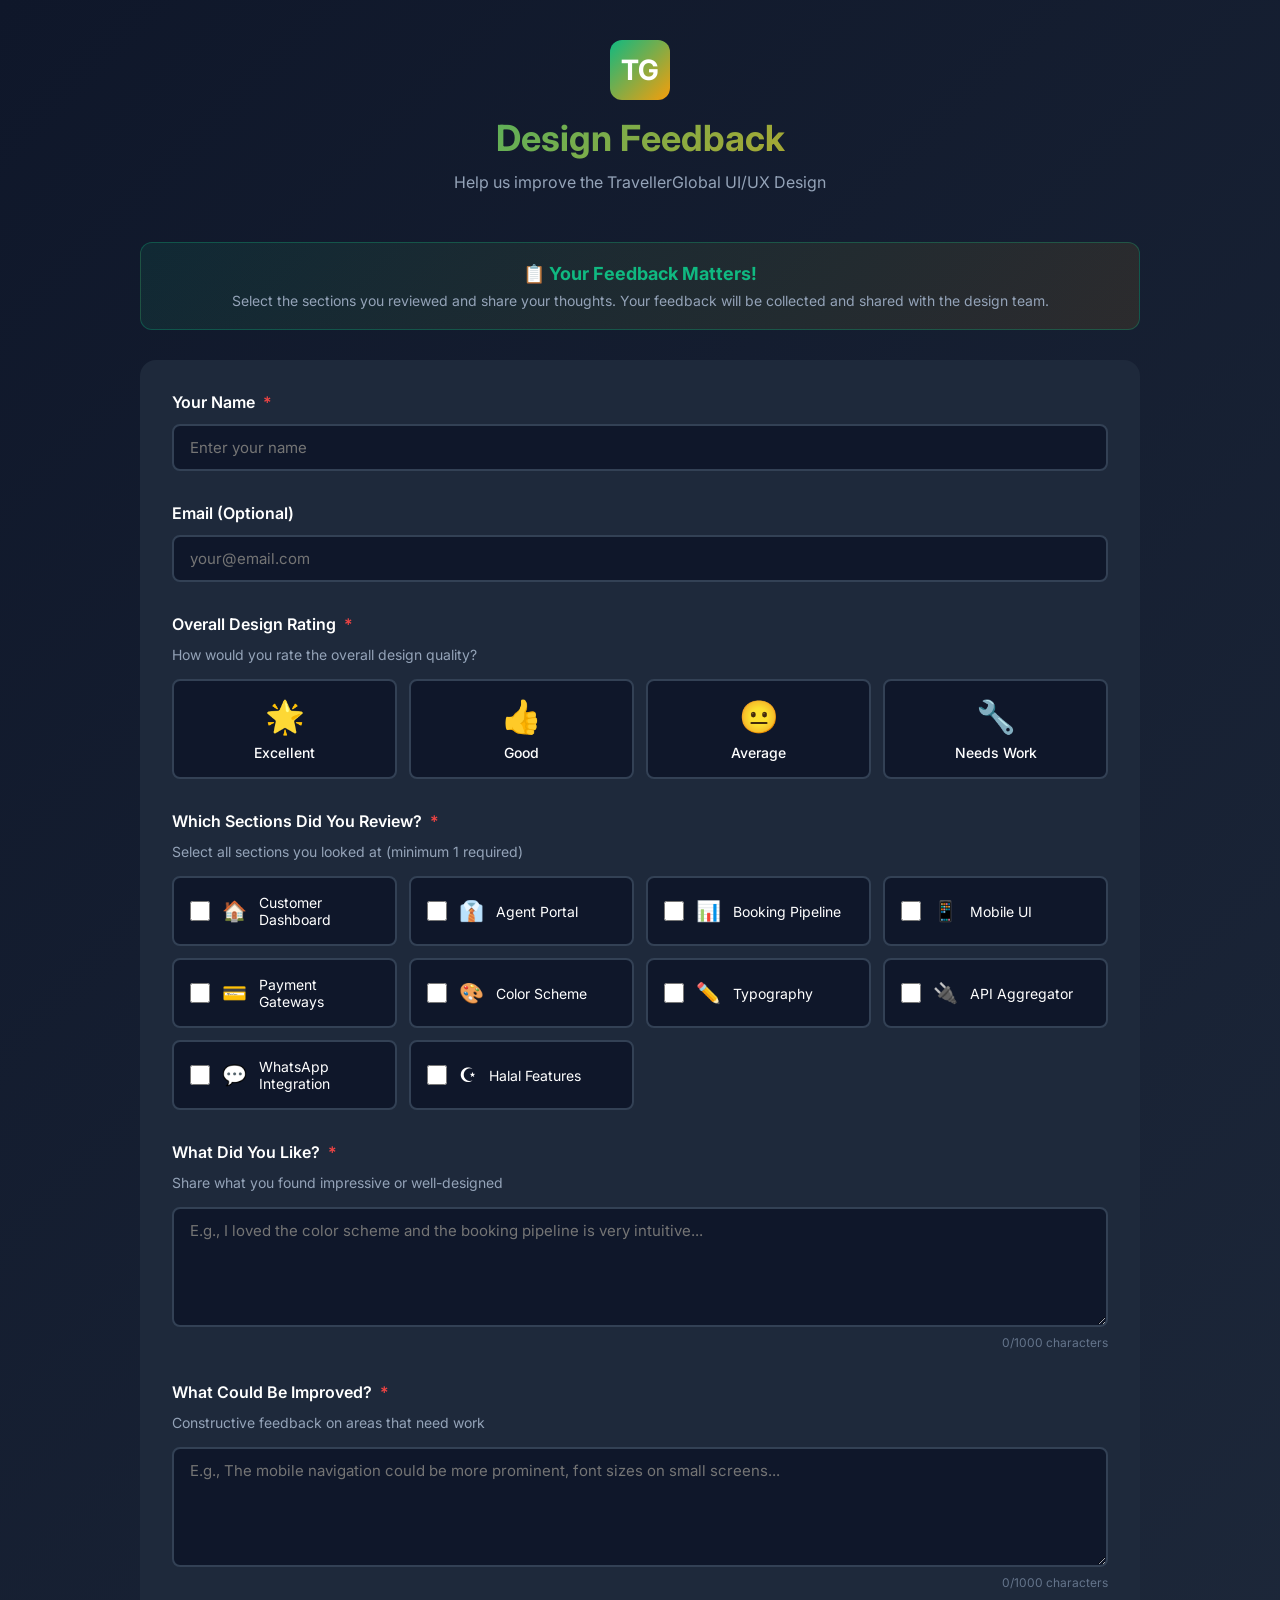
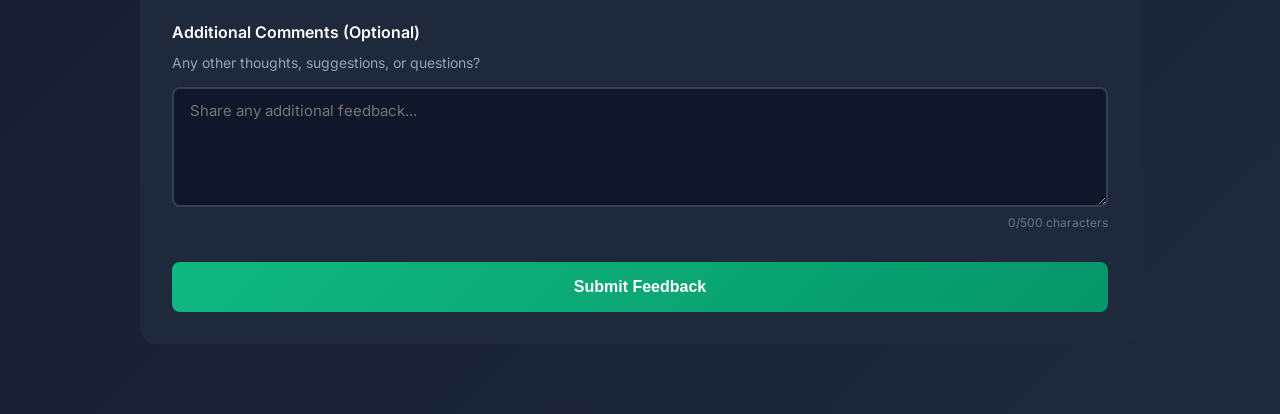
<file: feedback.html>
<!DOCTYPE html>
<html lang="en">
<head>
    <meta charset="UTF-8">
    <meta name="viewport" content="width=device-width, initial-scale=1.0">
    <title>Design Feedback - TravellerGlobal</title>
    <link rel="preconnect" href="https://fonts.googleapis.com">
    <link rel="preconnect" href="https://fonts.gstatic.com" crossorigin>
    <link href="https://fonts.googleapis.com/css2?family=Inter:wght@400;500;600;700&display=swap" rel="stylesheet">
    <style>
        * {
            margin: 0;
            padding: 0;
            box-sizing: border-box;
        }

        body {
            font-family: 'Inter', sans-serif;
            background: linear-gradient(135deg, #0F172A 0%, #1E293B 100%);
            color: white;
            padding: 40px 20px;
            min-height: 100vh;
        }

        .container {
            max-width: 1000px;
            margin: 0 auto;
        }

        .header {
            text-align: center;
            margin-bottom: 50px;
        }

        .logo {
            width: 60px;
            height: 60px;
            background: linear-gradient(135deg, #10B981, #F59E0B);
            border-radius: 12px;
            display: flex;
            align-items: center;
            justify-content: center;
            font-size: 28px;
            font-weight: 700;
            color: white;
            margin: 0 auto 16px;
        }

        h1 {
            font-size: 36px;
            font-weight: 700;
            margin-bottom: 12px;
            background: linear-gradient(135deg, #10B981, #F59E0B);
            -webkit-background-clip: text;
            -webkit-text-fill-color: transparent;
            background-clip: text;
        }

        .subtitle {
            font-size: 16px;
            color: #94A3B8;
        }

        .info-banner {
            background: linear-gradient(135deg, rgba(16, 185, 129, 0.1), rgba(245, 158, 11, 0.1));
            border: 1px solid rgba(16, 185, 129, 0.3);
            border-radius: 12px;
            padding: 20px;
            margin-bottom: 30px;
            text-align: center;
        }

        .info-banner h3 {
            font-size: 18px;
            margin-bottom: 8px;
            color: #10B981;
        }

        .info-banner p {
            font-size: 14px;
            color: #94A3B8;
        }

        .feedback-form {
            background: #1E293B;
            border-radius: 16px;
            padding: 32px;
            margin-bottom: 30px;
        }

        .form-section {
            margin-bottom: 32px;
        }

        .form-section:last-child {
            margin-bottom: 0;
        }

        .form-label {
            font-size: 16px;
            font-weight: 600;
            margin-bottom: 12px;
            display: block;
            color: white;
        }

        .form-label .required {
            color: #EF4444;
            margin-left: 4px;
        }

        .form-description {
            font-size: 14px;
            color: #94A3B8;
            margin-bottom: 16px;
        }

        .input-field {
            width: 100%;
            padding: 12px 16px;
            background: #0F172A;
            border: 2px solid #334155;
            border-radius: 8px;
            color: white;
            font-size: 15px;
            font-family: 'Inter', sans-serif;
            transition: all 0.2s ease;
        }

        .input-field:focus {
            outline: none;
            border-color: #10B981;
            box-shadow: 0 0 0 3px rgba(16, 185, 129, 0.1);
        }

        textarea.input-field {
            min-height: 120px;
            resize: vertical;
        }

        .section-grid {
            display: grid;
            grid-template-columns: repeat(auto-fill, minmax(200px, 1fr));
            gap: 12px;
        }

        .checkbox-card {
            background: #0F172A;
            border: 2px solid #334155;
            border-radius: 8px;
            padding: 16px;
            cursor: pointer;
            transition: all 0.2s ease;
            display: flex;
            align-items: center;
            gap: 12px;
        }

        .checkbox-card:hover {
            border-color: #10B981;
            background: rgba(16, 185, 129, 0.05);
        }

        .checkbox-card.selected {
            border-color: #10B981;
            background: rgba(16, 185, 129, 0.1);
        }

        .checkbox-card input[type="checkbox"] {
            width: 20px;
            height: 20px;
            cursor: pointer;
            accent-color: #10B981;
        }

        .checkbox-label {
            flex: 1;
            font-size: 14px;
            cursor: pointer;
        }

        .checkbox-icon {
            font-size: 20px;
        }

        .rating-group {
            display: flex;
            gap: 12px;
            flex-wrap: wrap;
        }

        .rating-option {
            flex: 1;
            min-width: 140px;
            background: #0F172A;
            border: 2px solid #334155;
            border-radius: 8px;
            padding: 16px;
            text-align: center;
            cursor: pointer;
            transition: all 0.2s ease;
        }

        .rating-option:hover {
            border-color: #10B981;
            transform: translateY(-2px);
        }

        .rating-option.selected {
            border-color: #10B981;
            background: rgba(16, 185, 129, 0.1);
        }

        .rating-option input[type="radio"] {
            display: none;
        }

        .rating-emoji {
            font-size: 32px;
            margin-bottom: 8px;
        }

        .rating-label {
            font-size: 14px;
            font-weight: 500;
        }

        .submit-btn {
            width: 100%;
            padding: 16px;
            background: linear-gradient(135deg, #10B981, #059669);
            color: white;
            border: none;
            border-radius: 8px;
            font-size: 16px;
            font-weight: 600;
            cursor: pointer;
            transition: all 0.2s ease;
        }

        .submit-btn:hover {
            transform: translateY(-2px);
            box-shadow: 0 8px 16px rgba(16, 185, 129, 0.3);
        }

        .submit-btn:disabled {
            opacity: 0.5;
            cursor: not-allowed;
            transform: none;
        }

        .success-message {
            background: rgba(16, 185, 129, 0.1);
            border: 2px solid #10B981;
            border-radius: 12px;
            padding: 24px;
            text-align: center;
            display: none;
        }

        .success-message.show {
            display: block;
            animation: slideDown 0.3s ease;
        }

        @keyframes slideDown {
            from {
                opacity: 0;
                transform: translateY(-20px);
            }
            to {
                opacity: 1;
                transform: translateY(0);
            }
        }

        .success-icon {
            font-size: 48px;
            margin-bottom: 16px;
        }

        .success-message h3 {
            font-size: 24px;
            margin-bottom: 12px;
            color: #10B981;
        }

        .success-message p {
            color: #94A3B8;
            margin-bottom: 20px;
        }

        .feedback-summary {
            background: #0F172A;
            border-radius: 8px;
            padding: 16px;
            margin-top: 16px;
            font-size: 13px;
            color: #94A3B8;
            font-family: 'Courier New', monospace;
            max-height: 300px;
            overflow-y: auto;
        }

        .back-btn {
            display: inline-block;
            padding: 12px 24px;
            background: transparent;
            color: #F59E0B;
            border: 2px solid #F59E0B;
            border-radius: 8px;
            text-decoration: none;
            font-weight: 600;
            transition: all 0.2s ease;
            margin-top: 16px;
        }

        .back-btn:hover {
            background: rgba(245, 158, 11, 0.1);
        }

        .char-counter {
            font-size: 12px;
            color: #64748B;
            text-align: right;
            margin-top: 4px;
        }

        @media (max-width: 768px) {
            .section-grid {
                grid-template-columns: 1fr;
            }

            .rating-group {
                flex-direction: column;
            }

            .rating-option {
                min-width: auto;
            }

            h1 {
                font-size: 28px;
            }
        }
    </style>
</head>
<body>
    <div class="container">
        <!-- Header -->
        <div class="header">
            <div class="logo">TG</div>
            <h1>Design Feedback</h1>
            <p class="subtitle">Help us improve the TravellerGlobal UI/UX Design</p>
        </div>

        <!-- Info Banner -->
        <div class="info-banner">
            <h3>📋 Your Feedback Matters!</h3>
            <p>Select the sections you reviewed and share your thoughts. Your feedback will be collected and shared with the design team.</p>
        </div>

        <!-- Success Message (Hidden by default) -->
        <div class="success-message" id="successMessage">
            <div class="success-icon">✅</div>
            <h3>Feedback Submitted Successfully!</h3>
            <p>Thank you for your valuable input. Your feedback has been recorded.</p>
            <div class="feedback-summary" id="feedbackSummary"></div>
            <a href="START-HERE.html" class="back-btn">← Back to Design</a>
        </div>

        <!-- Feedback Form -->
        <form class="feedback-form" id="feedbackForm">
            <!-- Your Information -->
            <div class="form-section">
                <label class="form-label">
                    Your Name <span class="required">*</span>
                </label>
                <input type="text" class="input-field" id="name" placeholder="Enter your name" required>
            </div>

            <div class="form-section">
                <label class="form-label">Email (Optional)</label>
                <input type="email" class="input-field" id="email" placeholder="your@email.com">
            </div>

            <!-- Overall Rating -->
            <div class="form-section">
                <label class="form-label">
                    Overall Design Rating <span class="required">*</span>
                </label>
                <p class="form-description">How would you rate the overall design quality?</p>
                <div class="rating-group">
                    <label class="rating-option">
                        <input type="radio" name="rating" value="excellent" required>
                        <div class="rating-emoji">🌟</div>
                        <div class="rating-label">Excellent</div>
                    </label>
                    <label class="rating-option">
                        <input type="radio" name="rating" value="good" required>
                        <div class="rating-emoji">👍</div>
                        <div class="rating-label">Good</div>
                    </label>
                    <label class="rating-option">
                        <input type="radio" name="rating" value="average" required>
                        <div class="rating-emoji">😐</div>
                        <div class="rating-label">Average</div>
                    </label>
                    <label class="rating-option">
                        <input type="radio" name="rating" value="needs-work" required>
                        <div class="rating-emoji">🔧</div>
                        <div class="rating-label">Needs Work</div>
                    </label>
                </div>
            </div>

            <!-- Sections Reviewed -->
            <div class="form-section">
                <label class="form-label">
                    Which Sections Did You Review? <span class="required">*</span>
                </label>
                <p class="form-description">Select all sections you looked at (minimum 1 required)</p>
                <div class="section-grid">
                    <label class="checkbox-card">
                        <input type="checkbox" name="sections" value="customer-dashboard">
                        <span class="checkbox-icon">🏠</span>
                        <span class="checkbox-label">Customer Dashboard</span>
                    </label>
                    <label class="checkbox-card">
                        <input type="checkbox" name="sections" value="agent-portal">
                        <span class="checkbox-icon">👔</span>
                        <span class="checkbox-label">Agent Portal</span>
                    </label>
                    <label class="checkbox-card">
                        <input type="checkbox" name="sections" value="booking-pipeline">
                        <span class="checkbox-icon">📊</span>
                        <span class="checkbox-label">Booking Pipeline</span>
                    </label>
                    <label class="checkbox-card">
                        <input type="checkbox" name="sections" value="mobile-ui">
                        <span class="checkbox-icon">📱</span>
                        <span class="checkbox-label">Mobile UI</span>
                    </label>
                    <label class="checkbox-card">
                        <input type="checkbox" name="sections" value="payment-gateways">
                        <span class="checkbox-icon">💳</span>
                        <span class="checkbox-label">Payment Gateways</span>
                    </label>
                    <label class="checkbox-card">
                        <input type="checkbox" name="sections" value="color-scheme">
                        <span class="checkbox-icon">🎨</span>
                        <span class="checkbox-label">Color Scheme</span>
                    </label>
                    <label class="checkbox-card">
                        <input type="checkbox" name="sections" value="typography">
                        <span class="checkbox-icon">✏️</span>
                        <span class="checkbox-label">Typography</span>
                    </label>
                    <label class="checkbox-card">
                        <input type="checkbox" name="sections" value="api-aggregator">
                        <span class="checkbox-icon">🔌</span>
                        <span class="checkbox-label">API Aggregator</span>
                    </label>
                    <label class="checkbox-card">
                        <input type="checkbox" name="sections" value="whatsapp-integration">
                        <span class="checkbox-icon">💬</span>
                        <span class="checkbox-label">WhatsApp Integration</span>
                    </label>
                    <label class="checkbox-card">
                        <input type="checkbox" name="sections" value="halal-features">
                        <span class="checkbox-icon">☪</span>
                        <span class="checkbox-label">Halal Features</span>
                    </label>
                </div>
            </div>

            <!-- Detailed Feedback -->
            <div class="form-section">
                <label class="form-label">
                    What Did You Like? <span class="required">*</span>
                </label>
                <p class="form-description">Share what you found impressive or well-designed</p>
                <textarea class="input-field" id="positives" placeholder="E.g., I loved the color scheme and the booking pipeline is very intuitive..." required maxlength="1000"></textarea>
                <div class="char-counter"><span id="positivesCount">0</span>/1000 characters</div>
            </div>

            <div class="form-section">
                <label class="form-label">
                    What Could Be Improved? <span class="required">*</span>
                </label>
                <p class="form-description">Constructive feedback on areas that need work</p>
                <textarea class="input-field" id="improvements" placeholder="E.g., The mobile navigation could be more prominent, font sizes on small screens..." required maxlength="1000"></textarea>
                <div class="char-counter"><span id="improvementsCount">0</span>/1000 characters</div>
            </div>

            <div class="form-section">
                <label class="form-label">Additional Comments (Optional)</label>
                <p class="form-description">Any other thoughts, suggestions, or questions?</p>
                <textarea class="input-field" id="additional" placeholder="Share any additional feedback..." maxlength="500"></textarea>
                <div class="char-counter"><span id="additionalCount">0</span>/500 characters</div>
            </div>

            <!-- Submit Button -->
            <button type="submit" class="submit-btn">Submit Feedback</button>
        </form>
    </div>

    <script>
        // Character counters
        const updateCharCount = (textareaId, counterId, max) => {
            const textarea = document.getElementById(textareaId);
            const counter = document.getElementById(counterId);

            textarea.addEventListener('input', () => {
                const length = textarea.value.length;
                counter.textContent = length;

                if (length >= max * 0.9) {
                    counter.style.color = '#F59E0B';
                } else {
                    counter.style.color = '#64748B';
                }
            });
        };

        updateCharCount('positives', 'positivesCount', 1000);
        updateCharCount('improvements', 'improvementsCount', 1000);
        updateCharCount('additional', 'additionalCount', 500);

        // Checkbox card selection visual feedback
        document.querySelectorAll('.checkbox-card input[type="checkbox"]').forEach(checkbox => {
            checkbox.addEventListener('change', function() {
                if (this.checked) {
                    this.closest('.checkbox-card').classList.add('selected');
                } else {
                    this.closest('.checkbox-card').classList.remove('selected');
                }
            });
        });

        // Rating option selection visual feedback
        document.querySelectorAll('.rating-option input[type="radio"]').forEach(radio => {
            radio.addEventListener('change', function() {
                document.querySelectorAll('.rating-option').forEach(opt => {
                    opt.classList.remove('selected');
                });
                this.closest('.rating-option').classList.add('selected');
            });
        });

        // Form submission
        document.getElementById('feedbackForm').addEventListener('submit', function(e) {
            e.preventDefault();

            // Validate at least one section is selected
            const selectedSections = document.querySelectorAll('input[name="sections"]:checked');
            if (selectedSections.length === 0) {
                alert('Please select at least one section you reviewed.');
                return;
            }

            // Collect form data
            const formData = {
                timestamp: new Date().toISOString(),
                name: document.getElementById('name').value,
                email: document.getElementById('email').value || 'Not provided',
                rating: document.querySelector('input[name="rating"]:checked').value,
                sections: Array.from(selectedSections).map(cb => cb.value),
                positives: document.getElementById('positives').value,
                improvements: document.getElementById('improvements').value,
                additional: document.getElementById('additional').value || 'None'
            };

            // Format feedback summary
            const summary = `
=== DESIGN FEEDBACK ===
Submitted: ${new Date(formData.timestamp).toLocaleString()}

Name: ${formData.name}
Email: ${formData.email}
Overall Rating: ${formData.rating.toUpperCase()}

Sections Reviewed:
${formData.sections.map(s => '  • ' + s.replace(/-/g, ' ')).join('\n')}

What They Liked:
${formData.positives}

Suggested Improvements:
${formData.improvements}

Additional Comments:
${formData.additional}

=== END FEEDBACK ===
            `;

            // Store in localStorage
            const allFeedback = JSON.parse(localStorage.getItem('designFeedback') || '[]');
            allFeedback.push(formData);
            localStorage.setItem('designFeedback', JSON.stringify(allFeedback));

            // Display success message
            document.getElementById('feedbackForm').style.display = 'none';
            document.getElementById('successMessage').classList.add('show');
            document.getElementById('feedbackSummary').textContent = summary;

            // Console log (for development - can be sent to backend in production)
            console.log('Feedback submitted:', formData);
            console.log('Summary:', summary);

            // Scroll to top
            window.scrollTo({ top: 0, behavior: 'smooth' });
        });

        // View all feedback (for admin/developer)
        window.viewAllFeedback = function() {
            const allFeedback = JSON.parse(localStorage.getItem('designFeedback') || '[]');
            console.log('All Feedback Entries:', allFeedback);
            return allFeedback;
        };

        // Export feedback as JSON (for admin/developer)
        window.exportFeedback = function() {
            const allFeedback = JSON.parse(localStorage.getItem('designFeedback') || '[]');
            const dataStr = JSON.stringify(allFeedback, null, 2);
            const dataBlob = new Blob([dataStr], { type: 'application/json' });
            const url = URL.createObjectURL(dataBlob);
            const link = document.createElement('a');
            link.href = url;
            link.download = `design-feedback-${Date.now()}.json`;
            link.click();
        };

        console.log('%c💡 Developer Tips:', 'font-weight: bold; font-size: 14px; color: #10B981;');
        console.log('%cView all feedback: viewAllFeedback()', 'color: #94A3B8;');
        console.log('%cExport feedback as JSON: exportFeedback()', 'color: #94A3B8;');
    </script>
</body>
</html>
</file>
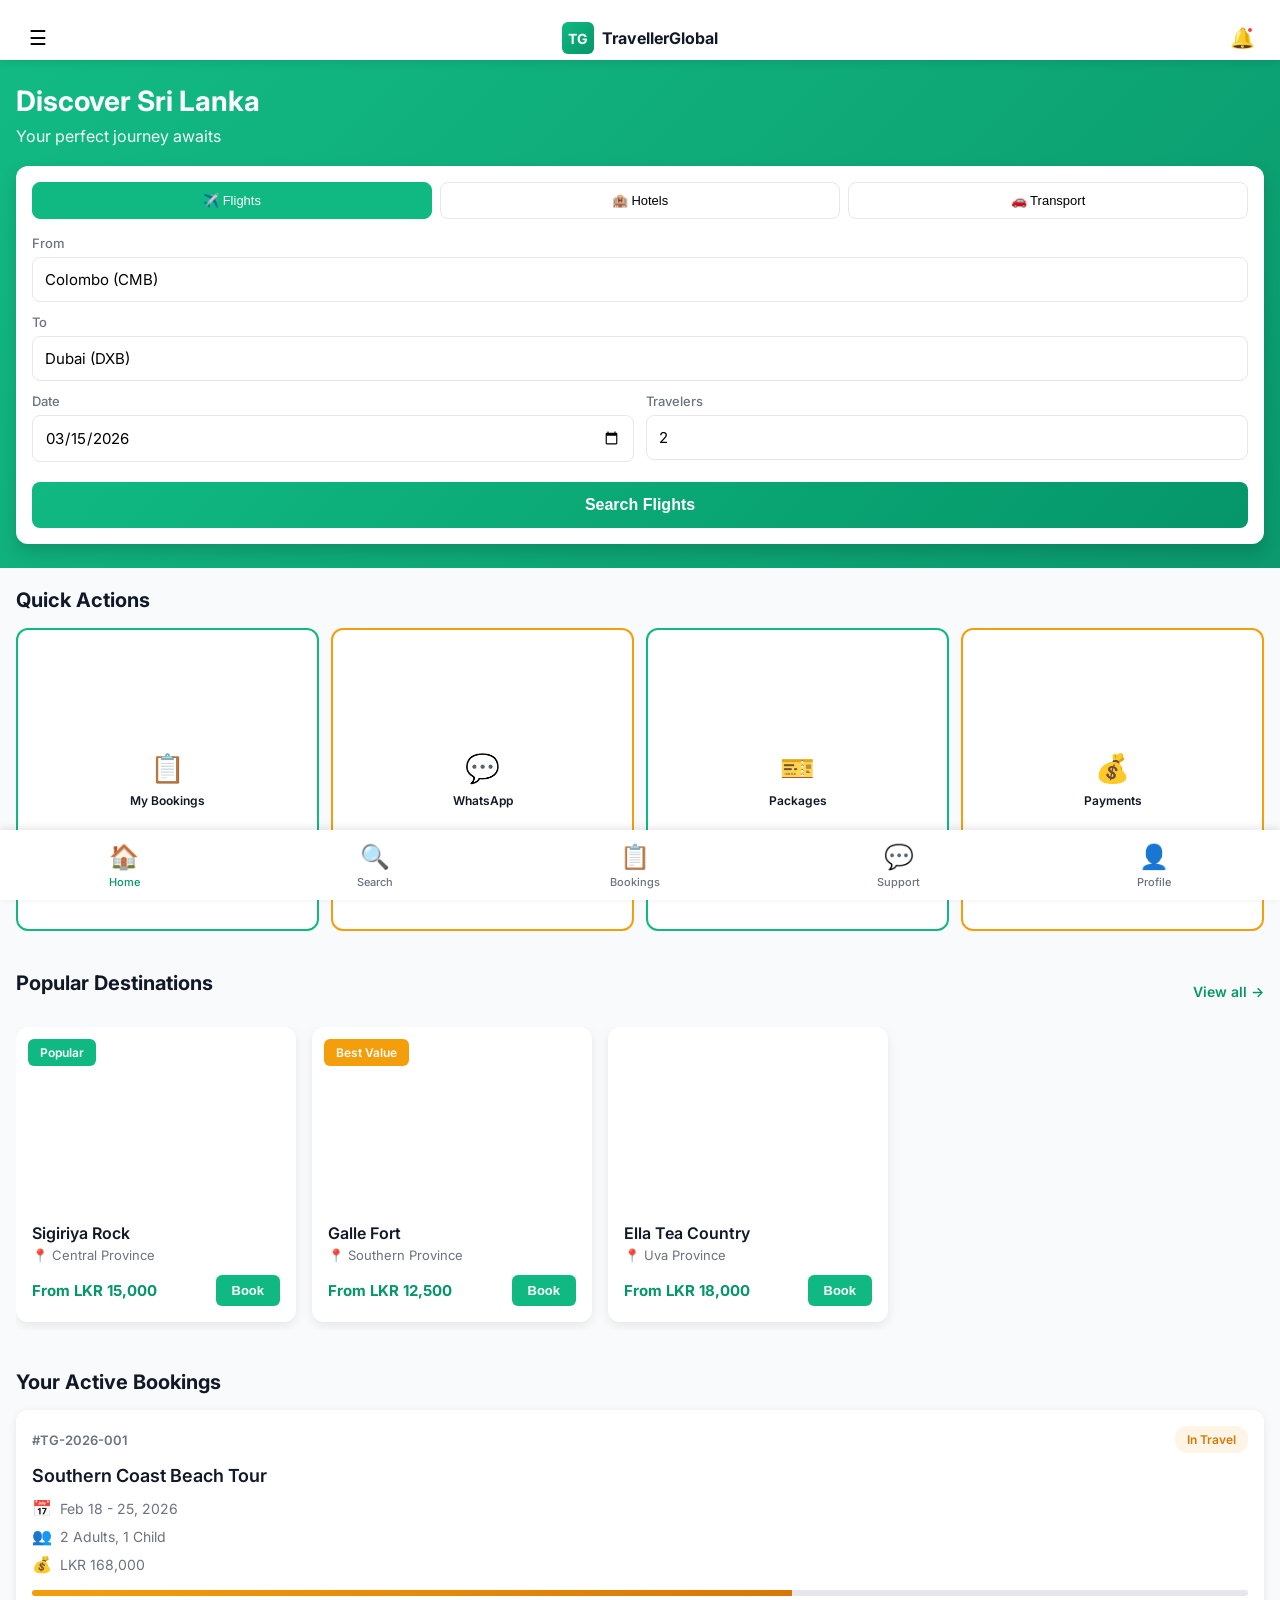
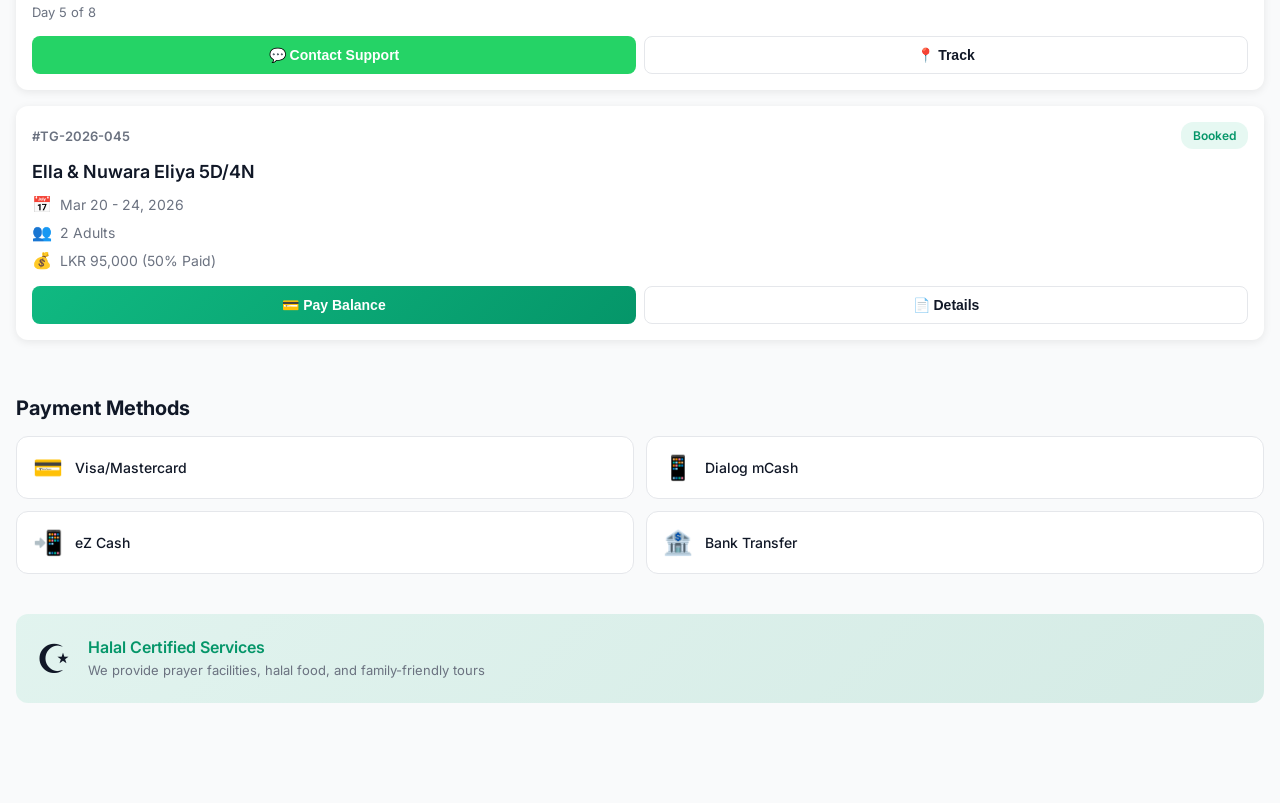
<file: mobile.html>
<!DOCTYPE html>
<html lang="en">
<head>
    <meta charset="UTF-8">
    <meta name="viewport" content="width=device-width, initial-scale=1.0">
    <title>TravellerGlobal Mobile - Sri Lankan Travel Agency</title>
    <link rel="stylesheet" href="mobile-styles.css">
    <link rel="preconnect" href="https://fonts.googleapis.com">
    <link rel="preconnect" href="https://fonts.gstatic.com" crossorigin>
    <link href="https://fonts.googleapis.com/css2?family=Inter:wght@400;500;600;700&display=swap" rel="stylesheet">
</head>
<body>
    <!-- Mobile Header -->
    <header class="mobile-header">
        <button class="menu-btn">☰</button>
        <div class="header-logo">
            <div class="logo-icon">TG</div>
            <span>TravellerGlobal</span>
        </div>
        <button class="notification-btn">
            <span class="notification-dot"></span>
            🔔
        </button>
    </header>

    <!-- Mobile Hero Section -->
    <section class="mobile-hero" style="background-image: linear-gradient(135deg, rgba(16, 185, 129, 0.9), rgba(5, 150, 105, 0.85)), url('https://images.unsplash.com/photo-1566073771259-6a8506099945?w=800');">
        <h1 class="mobile-hero-title">Discover Sri Lanka</h1>
        <p class="mobile-hero-subtitle">Your perfect journey awaits</p>

        <!-- Search Widget -->
        <div class="search-widget">
            <div class="search-tabs">
                <button class="search-tab active">✈️ Flights</button>
                <button class="search-tab">🏨 Hotels</button>
                <button class="search-tab">🚗 Transport</button>
            </div>

            <div class="search-form">
                <div class="form-group">
                    <label>From</label>
                    <input type="text" placeholder="Departure city" value="Colombo (CMB)">
                </div>
                <div class="form-group">
                    <label>To</label>
                    <input type="text" placeholder="Destination" value="Dubai (DXB)">
                </div>
                <div class="form-row">
                    <div class="form-group">
                        <label>Date</label>
                        <input type="date" value="2026-03-15">
                    </div>
                    <div class="form-group">
                        <label>Travelers</label>
                        <input type="number" value="2" min="1">
                    </div>
                </div>
                <button class="search-btn">Search Flights</button>
            </div>
        </div>
    </section>

    <!-- Quick Actions -->
    <section class="mobile-section">
        <h2 class="section-title">Quick Actions</h2>
        <div class="quick-actions-mobile">
            <div class="action-tile emerald">
                <div class="tile-icon">📋</div>
                <span>My Bookings</span>
            </div>
            <div class="action-tile gold">
                <div class="tile-icon">💬</div>
                <span>WhatsApp</span>
            </div>
            <div class="action-tile emerald">
                <div class="tile-icon">🎫</div>
                <span>Packages</span>
            </div>
            <div class="action-tile gold">
                <div class="tile-icon">💰</div>
                <span>Payments</span>
            </div>
        </div>
    </section>

    <!-- Popular Destinations -->
    <section class="mobile-section">
        <div class="section-header-mobile">
            <h2 class="section-title">Popular Destinations</h2>
            <a href="#" class="view-all">View all →</a>
        </div>

        <div class="destinations-scroll">
            <div class="destination-card-mobile">
                <div class="destination-img" style="background-image: url('https://images.unsplash.com/photo-1566073771259-6a8506099945?w=400');">
                    <div class="destination-overlay">
                        <span class="badge-mobile">Popular</span>
                    </div>
                </div>
                <div class="destination-info">
                    <h3>Sigiriya Rock</h3>
                    <p class="location">📍 Central Province</p>
                    <div class="price-row">
                        <span class="price-mobile">From LKR 15,000</span>
                        <button class="book-btn-mobile">Book</button>
                    </div>
                </div>
            </div>

            <div class="destination-card-mobile">
                <div class="destination-img" style="background-image: url('https://images.unsplash.com/photo-1562659473-fd8db84e6f14?w=400');">
                    <div class="destination-overlay">
                        <span class="badge-mobile gold">Best Value</span>
                    </div>
                </div>
                <div class="destination-info">
                    <h3>Galle Fort</h3>
                    <p class="location">📍 Southern Province</p>
                    <div class="price-row">
                        <span class="price-mobile">From LKR 12,500</span>
                        <button class="book-btn-mobile">Book</button>
                    </div>
                </div>
            </div>

            <div class="destination-card-mobile">
                <div class="destination-img" style="background-image: url('https://images.unsplash.com/photo-1591696331111-ef9586a5b17a?w=400');">
                    <div class="destination-overlay"></div>
                </div>
                <div class="destination-info">
                    <h3>Ella Tea Country</h3>
                    <p class="location">📍 Uva Province</p>
                    <div class="price-row">
                        <span class="price-mobile">From LKR 18,000</span>
                        <button class="book-btn-mobile">Book</button>
                    </div>
                </div>
            </div>
        </div>
    </section>

    <!-- Active Bookings -->
    <section class="mobile-section">
        <h2 class="section-title">Your Active Bookings</h2>

        <div class="booking-card-mobile">
            <div class="booking-header-mobile">
                <span class="booking-id">#TG-2026-001</span>
                <span class="status-badge in-travel">In Travel</span>
            </div>
            <h3 class="booking-title">Southern Coast Beach Tour</h3>
            <div class="booking-details">
                <div class="detail-row">
                    <span class="detail-icon">📅</span>
                    <span>Feb 18 - 25, 2026</span>
                </div>
                <div class="detail-row">
                    <span class="detail-icon">👥</span>
                    <span>2 Adults, 1 Child</span>
                </div>
                <div class="detail-row">
                    <span class="detail-icon">💰</span>
                    <span>LKR 168,000</span>
                </div>
            </div>
            <div class="progress-bar">
                <div class="progress-fill" style="width: 62.5%;"></div>
            </div>
            <p class="progress-text">Day 5 of 8</p>
            <div class="booking-actions">
                <button class="action-btn-mobile whatsapp">💬 Contact Support</button>
                <button class="action-btn-mobile secondary">📍 Track</button>
            </div>
        </div>

        <div class="booking-card-mobile">
            <div class="booking-header-mobile">
                <span class="booking-id">#TG-2026-045</span>
                <span class="status-badge booked">Booked</span>
            </div>
            <h3 class="booking-title">Ella & Nuwara Eliya 5D/4N</h3>
            <div class="booking-details">
                <div class="detail-row">
                    <span class="detail-icon">📅</span>
                    <span>Mar 20 - 24, 2026</span>
                </div>
                <div class="detail-row">
                    <span class="detail-icon">👥</span>
                    <span>2 Adults</span>
                </div>
                <div class="detail-row">
                    <span class="detail-icon">💰</span>
                    <span>LKR 95,000 (50% Paid)</span>
                </div>
            </div>
            <div class="booking-actions">
                <button class="action-btn-mobile primary">💳 Pay Balance</button>
                <button class="action-btn-mobile secondary">📄 Details</button>
            </div>
        </div>
    </section>

    <!-- Payment Methods -->
    <section class="mobile-section">
        <h2 class="section-title">Payment Methods</h2>
        <div class="payment-methods-mobile">
            <div class="payment-method-mobile">
                <span class="payment-icon">💳</span>
                <span class="payment-name">Visa/Mastercard</span>
            </div>
            <div class="payment-method-mobile">
                <span class="payment-icon">📱</span>
                <span class="payment-name">Dialog mCash</span>
            </div>
            <div class="payment-method-mobile">
                <span class="payment-icon">📲</span>
                <span class="payment-name">eZ Cash</span>
            </div>
            <div class="payment-method-mobile">
                <span class="payment-icon">🏦</span>
                <span class="payment-name">Bank Transfer</span>
            </div>
        </div>
    </section>

    <!-- Halal Certification Badge -->
    <section class="mobile-section">
        <div class="halal-banner">
            <span class="halal-icon-large">☪</span>
            <div class="halal-text">
                <h3>Halal Certified Services</h3>
                <p>We provide prayer facilities, halal food, and family-friendly tours</p>
            </div>
        </div>
    </section>

    <!-- Bottom Navigation -->
    <nav class="bottom-nav">
        <a href="#" class="nav-item-mobile active">
            <span class="nav-icon">🏠</span>
            <span class="nav-label">Home</span>
        </a>
        <a href="#" class="nav-item-mobile">
            <span class="nav-icon">🔍</span>
            <span class="nav-label">Search</span>
        </a>
        <a href="#" class="nav-item-mobile">
            <span class="nav-icon">📋</span>
            <span class="nav-label">Bookings</span>
        </a>
        <a href="#" class="nav-item-mobile">
            <span class="nav-icon">💬</span>
            <span class="nav-label">Support</span>
        </a>
        <a href="#" class="nav-item-mobile">
            <span class="nav-icon">👤</span>
            <span class="nav-label">Profile</span>
        </a>
    </nav>

    <!-- Mobile Menu Overlay -->
    <div class="mobile-menu-overlay" id="mobileMenu">
        <div class="mobile-menu">
            <div class="menu-header">
                <div class="user-info-mobile">
                    <div class="user-avatar-mobile">AM</div>
                    <div class="user-details">
                        <h3>Ahmed Malik</h3>
                        <p>ahmed@example.com</p>
                    </div>
                </div>
                <button class="close-menu-btn">✕</button>
            </div>

            <nav class="menu-nav">
                <a href="#" class="menu-link">
                    <span class="menu-icon">🏠</span>
                    <span>Dashboard</span>
                </a>
                <a href="#" class="menu-link">
                    <span class="menu-icon">🔍</span>
                    <span>Search Packages</span>
                </a>
                <a href="#" class="menu-link">
                    <span class="menu-icon">📋</span>
                    <span>My Bookings</span>
                </a>
                <a href="#" class="menu-link">
                    <span class="menu-icon">💰</span>
                    <span>Payments</span>
                </a>
                <a href="#" class="menu-link">
                    <span class="menu-icon">⭐</span>
                    <span>Saved Destinations</span>
                </a>
                <a href="#" class="menu-link">
                    <span class="menu-icon">💬</span>
                    <span>WhatsApp Support</span>
                </a>
                <a href="#" class="menu-link">
                    <span class="menu-icon">⚙️</span>
                    <span>Settings</span>
                </a>
                <a href="#" class="menu-link">
                    <span class="menu-icon">🚪</span>
                    <span>Logout</span>
                </a>
            </nav>
        </div>
    </div>

    <script src="mobile-script.js"></script>
</body>
</html>
</file>
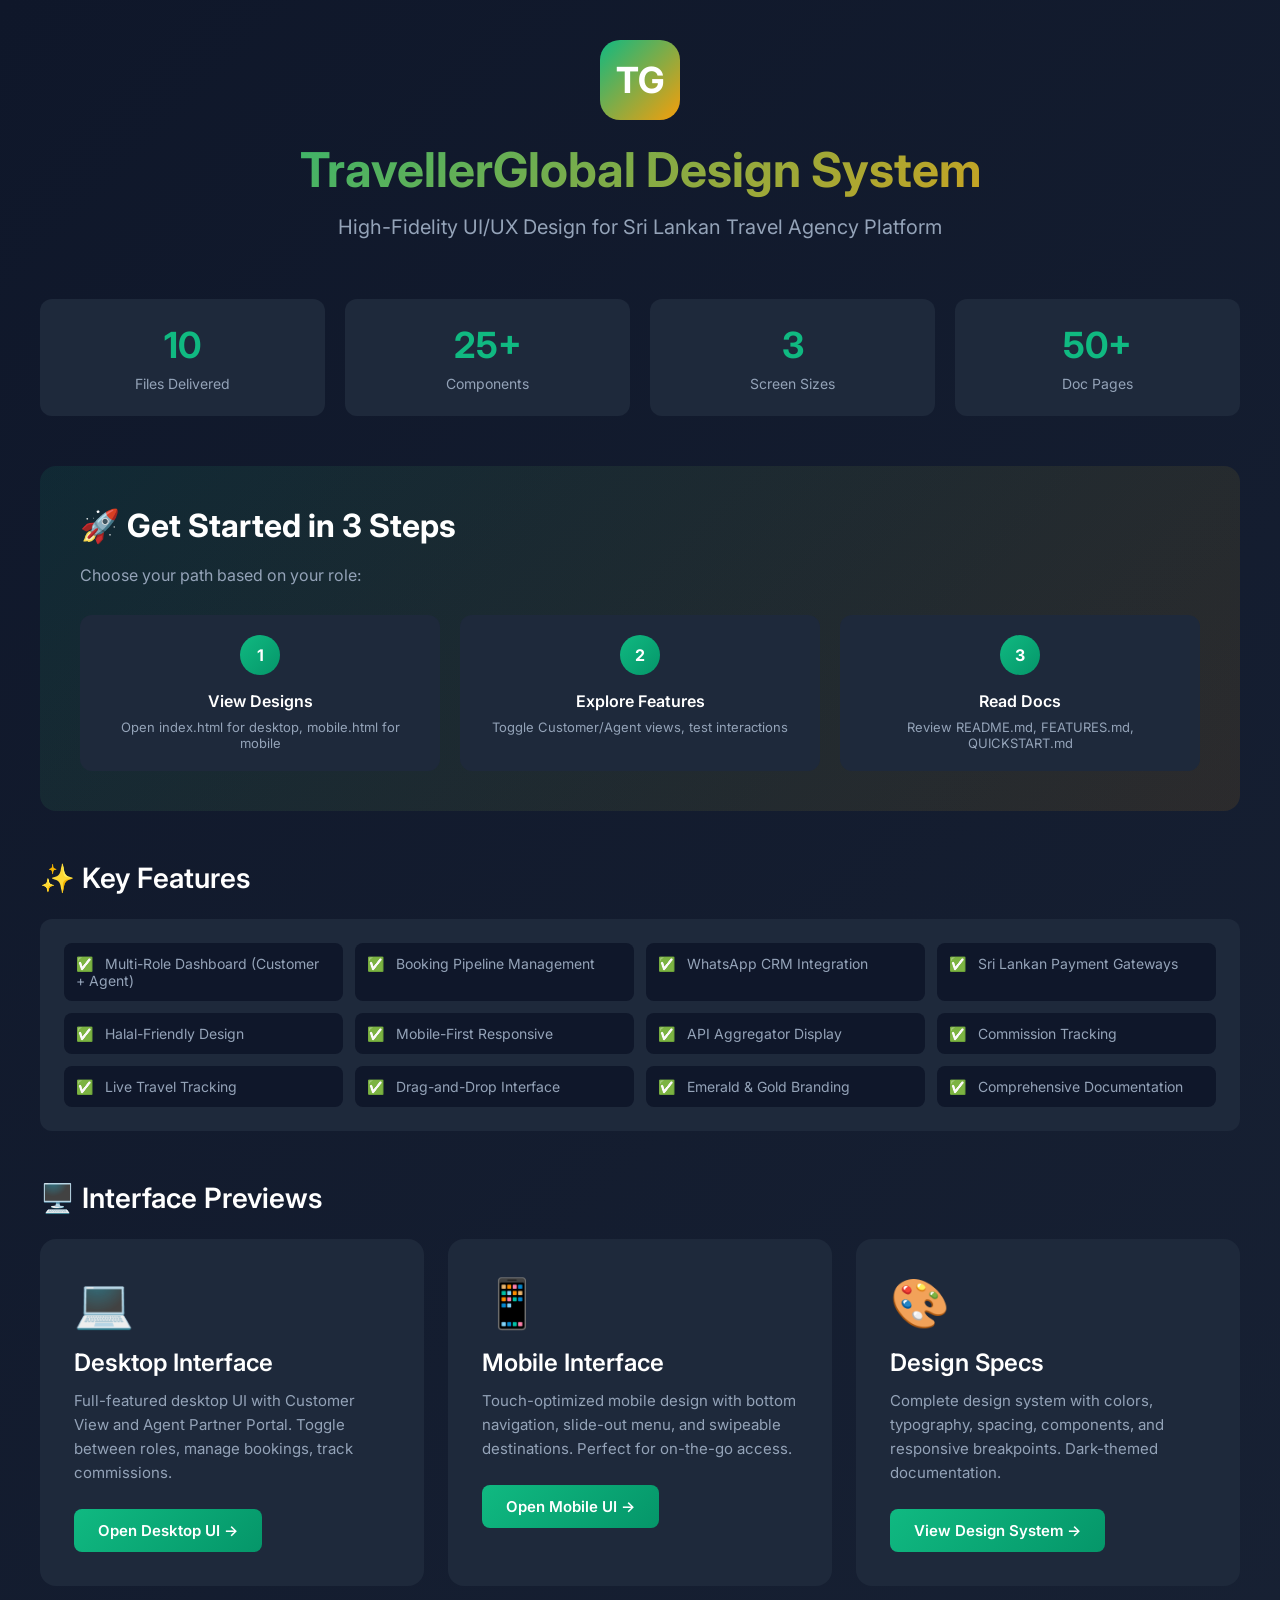
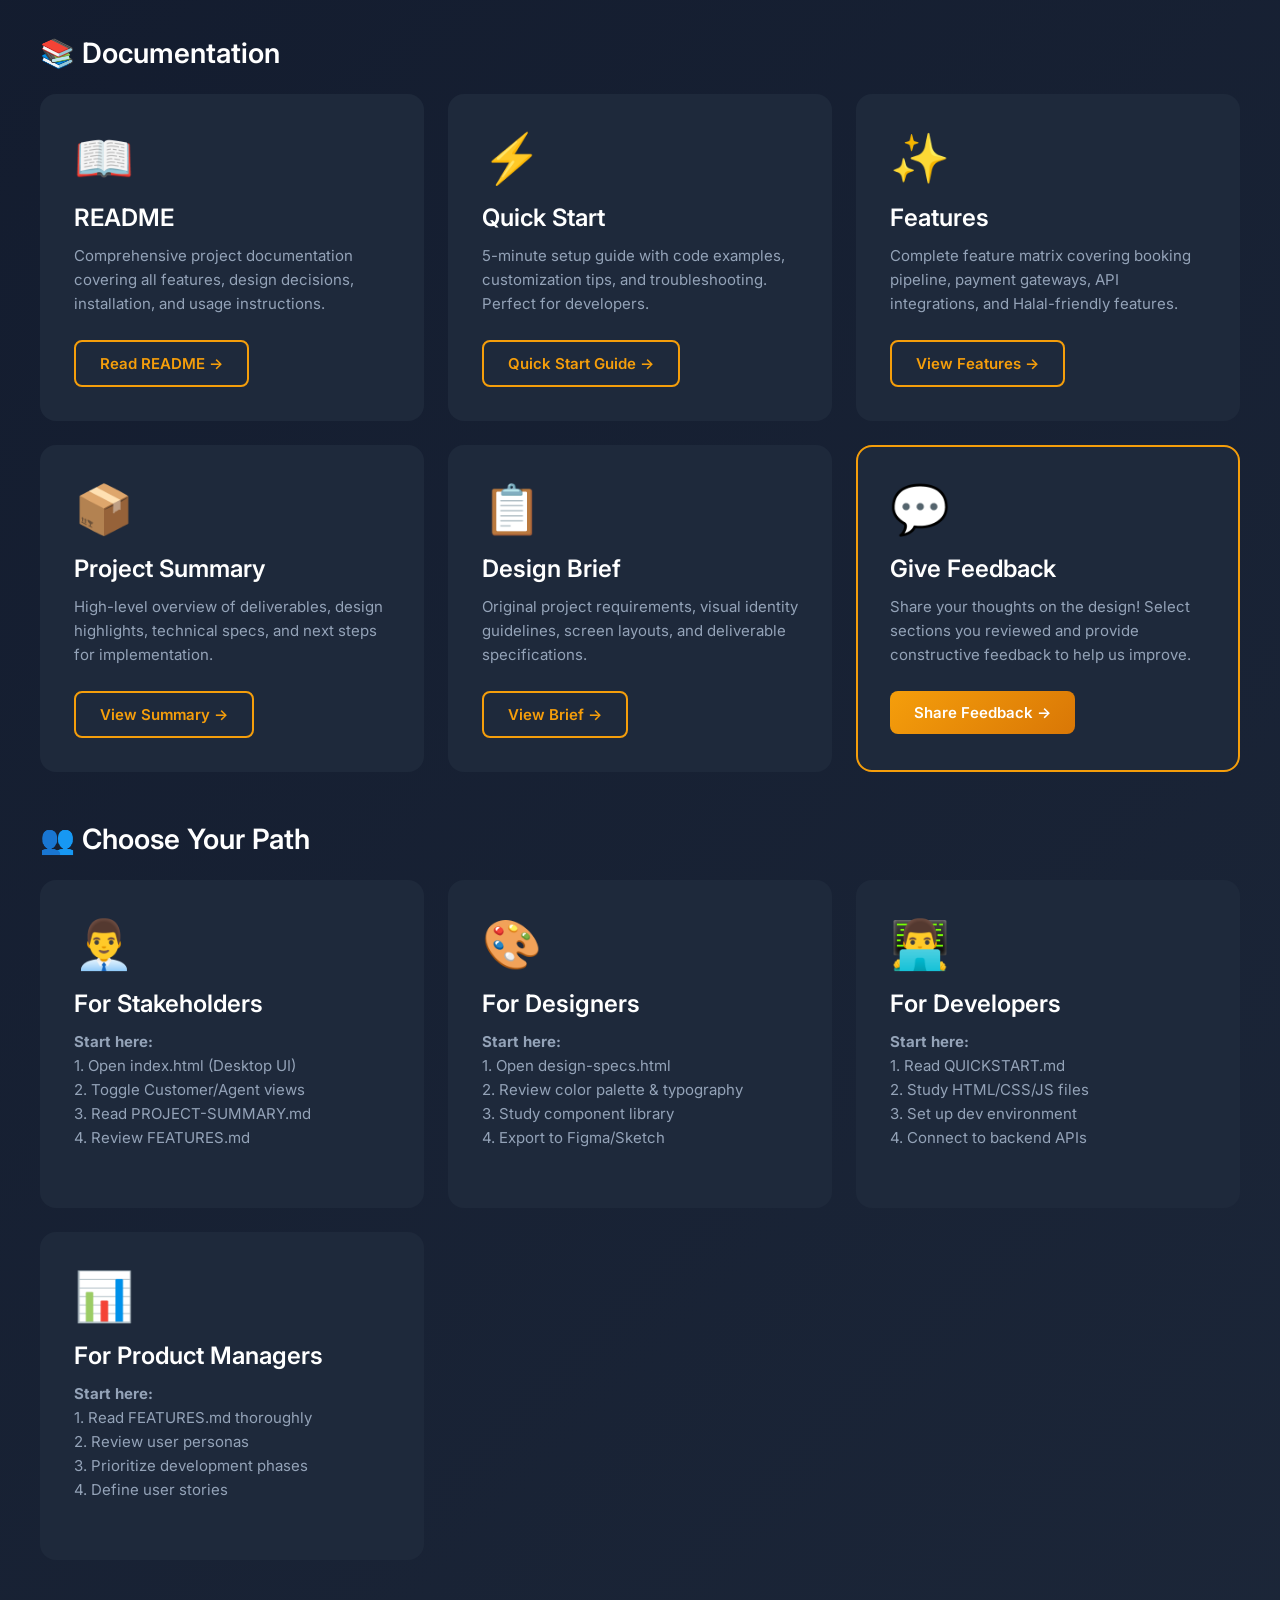
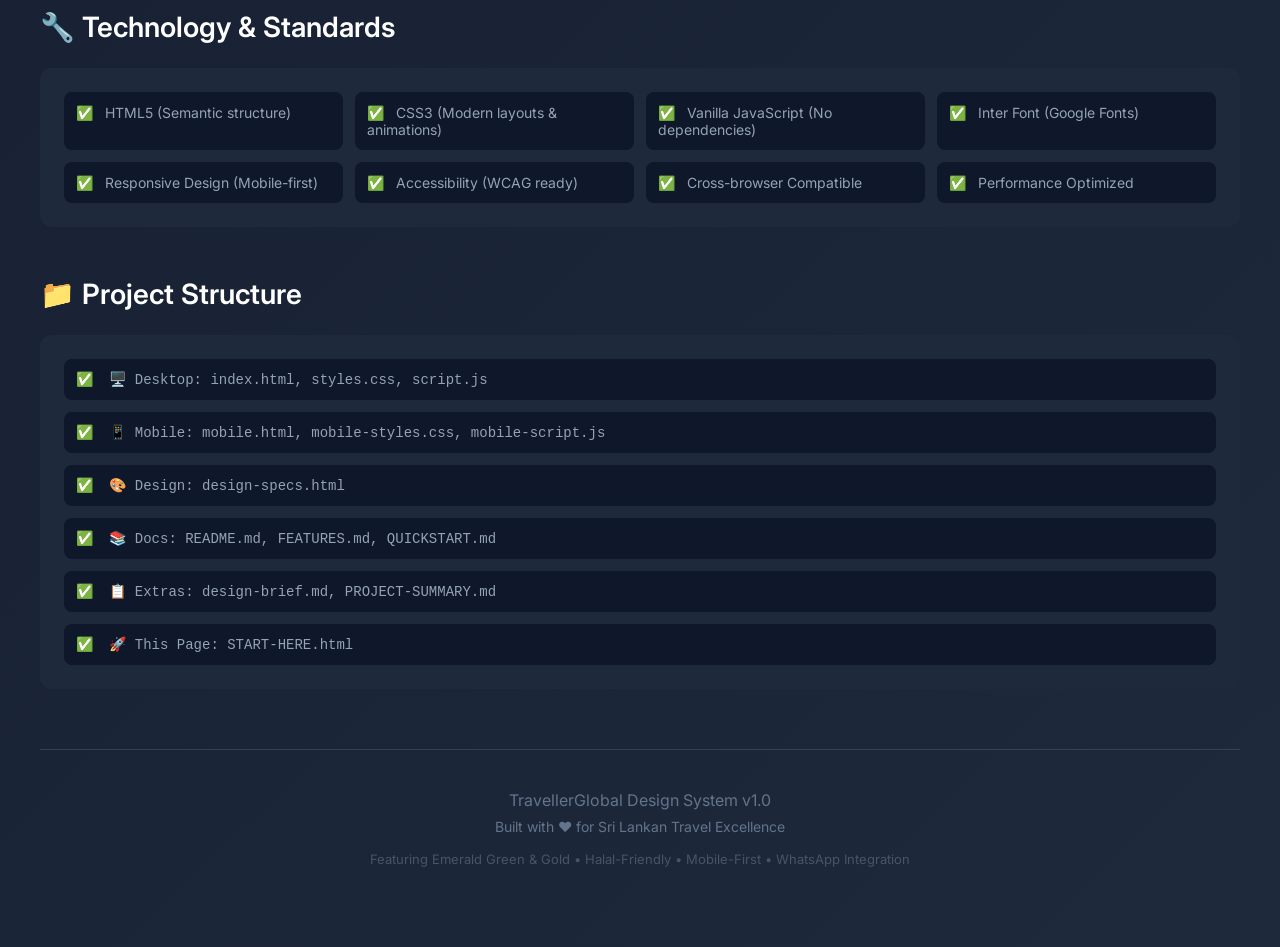
<file: START-HERE.html>
<!DOCTYPE html>
<html lang="en">
<head>
    <meta charset="UTF-8">
    <meta name="viewport" content="width=device-width, initial-scale=1.0">
    <title>TravellerGlobal - Start Here</title>
    <link rel="preconnect" href="https://fonts.googleapis.com">
    <link rel="preconnect" href="https://fonts.gstatic.com" crossorigin>
    <link href="https://fonts.googleapis.com/css2?family=Inter:wght@400;500;600;700&display=swap" rel="stylesheet">
    <style>
        * {
            margin: 0;
            padding: 0;
            box-sizing: border-box;
        }

        body {
            font-family: 'Inter', sans-serif;
            background: linear-gradient(135deg, #0F172A 0%, #1E293B 100%);
            color: white;
            padding: 40px 20px;
            min-height: 100vh;
        }

        .container {
            max-width: 1200px;
            margin: 0 auto;
        }

        .header {
            text-align: center;
            margin-bottom: 60px;
        }

        .logo {
            width: 80px;
            height: 80px;
            background: linear-gradient(135deg, #10B981, #F59E0B);
            border-radius: 20px;
            display: flex;
            align-items: center;
            justify-content: center;
            font-size: 36px;
            font-weight: 700;
            color: white;
            margin: 0 auto 20px;
        }

        h1 {
            font-size: 48px;
            font-weight: 700;
            margin-bottom: 16px;
            background: linear-gradient(135deg, #10B981, #F59E0B);
            -webkit-background-clip: text;
            -webkit-text-fill-color: transparent;
            background-clip: text;
        }

        .subtitle {
            font-size: 20px;
            color: #94A3B8;
        }

        .section {
            margin-bottom: 50px;
        }

        .section-title {
            font-size: 28px;
            font-weight: 600;
            margin-bottom: 24px;
            color: white;
        }

        .cards-grid {
            display: grid;
            grid-template-columns: repeat(auto-fit, minmax(320px, 1fr));
            gap: 24px;
        }

        .card {
            background: #1E293B;
            border-radius: 16px;
            padding: 32px;
            transition: all 0.3s ease;
            border: 2px solid transparent;
        }

        .card:hover {
            transform: translateY(-8px);
            border-color: #10B981;
            box-shadow: 0 20px 40px rgba(16, 185, 129, 0.2);
        }

        .card-icon {
            font-size: 48px;
            margin-bottom: 16px;
        }

        .card-title {
            font-size: 24px;
            font-weight: 600;
            margin-bottom: 12px;
        }

        .card-description {
            font-size: 15px;
            color: #94A3B8;
            line-height: 1.6;
            margin-bottom: 24px;
        }

        .btn {
            display: inline-block;
            padding: 12px 24px;
            border-radius: 8px;
            font-weight: 600;
            text-decoration: none;
            transition: all 0.2s ease;
            font-size: 15px;
        }

        .btn-primary {
            background: linear-gradient(135deg, #10B981, #059669);
            color: white;
        }

        .btn-primary:hover {
            transform: translateY(-2px);
            box-shadow: 0 8px 16px rgba(16, 185, 129, 0.3);
        }

        .btn-secondary {
            background: transparent;
            color: #F59E0B;
            border: 2px solid #F59E0B;
        }

        .btn-secondary:hover {
            background: rgba(245, 158, 11, 0.1);
        }

        .feature-list {
            background: #1E293B;
            border-radius: 12px;
            padding: 24px;
            margin-bottom: 30px;
        }

        .feature-list ul {
            list-style: none;
            display: grid;
            grid-template-columns: repeat(auto-fit, minmax(250px, 1fr));
            gap: 12px;
        }

        .feature-list li {
            padding: 12px;
            background: #0F172A;
            border-radius: 8px;
            font-size: 14px;
            color: #94A3B8;
        }

        .feature-list li::before {
            content: '✅ ';
            margin-right: 8px;
        }

        .stats {
            display: grid;
            grid-template-columns: repeat(4, 1fr);
            gap: 20px;
            margin-bottom: 50px;
        }

        .stat-box {
            background: #1E293B;
            border-radius: 12px;
            padding: 24px;
            text-align: center;
        }

        .stat-value {
            font-size: 36px;
            font-weight: 700;
            color: #10B981;
            margin-bottom: 8px;
        }

        .stat-label {
            font-size: 14px;
            color: #94A3B8;
        }

        .quickstart {
            background: linear-gradient(135deg, rgba(16, 185, 129, 0.1), rgba(245, 158, 11, 0.1));
            border-radius: 16px;
            padding: 40px;
            margin-bottom: 50px;
        }

        .quickstart-title {
            font-size: 32px;
            font-weight: 700;
            margin-bottom: 20px;
        }

        .quickstart-steps {
            display: grid;
            grid-template-columns: repeat(auto-fit, minmax(200px, 1fr));
            gap: 20px;
            margin-top: 30px;
        }

        .step {
            background: #1E293B;
            border-radius: 12px;
            padding: 20px;
            text-align: center;
        }

        .step-number {
            width: 40px;
            height: 40px;
            background: linear-gradient(135deg, #10B981, #059669);
            border-radius: 50%;
            display: flex;
            align-items: center;
            justify-content: center;
            font-weight: 700;
            margin: 0 auto 16px;
        }

        .step-title {
            font-weight: 600;
            margin-bottom: 8px;
        }

        .step-desc {
            font-size: 13px;
            color: #94A3B8;
        }

        footer {
            text-align: center;
            padding: 40px 0;
            border-top: 1px solid #334155;
            color: #64748B;
            margin-top: 60px;
        }

        @media (max-width: 768px) {
            h1 {
                font-size: 32px;
            }

            .stats {
                grid-template-columns: repeat(2, 1fr);
            }

            .quickstart-steps {
                grid-template-columns: 1fr;
            }
        }
    </style>
</head>
<body>
    <div class="container">
        <!-- Header -->
        <div class="header">
            <div class="logo">TG</div>
            <h1>TravellerGlobal Design System</h1>
            <p class="subtitle">High-Fidelity UI/UX Design for Sri Lankan Travel Agency Platform</p>
        </div>

        <!-- Stats -->
        <div class="stats">
            <div class="stat-box">
                <div class="stat-value">10</div>
                <div class="stat-label">Files Delivered</div>
            </div>
            <div class="stat-box">
                <div class="stat-value">25+</div>
                <div class="stat-label">Components</div>
            </div>
            <div class="stat-box">
                <div class="stat-value">3</div>
                <div class="stat-label">Screen Sizes</div>
            </div>
            <div class="stat-box">
                <div class="stat-value">50+</div>
                <div class="stat-label">Doc Pages</div>
            </div>
        </div>

        <!-- Quick Start -->
        <div class="quickstart">
            <h2 class="quickstart-title">🚀 Get Started in 3 Steps</h2>
            <p style="color: #94A3B8; margin-bottom: 20px;">Choose your path based on your role:</p>

            <div class="quickstart-steps">
                <div class="step">
                    <div class="step-number">1</div>
                    <div class="step-title">View Designs</div>
                    <div class="step-desc">Open index.html for desktop, mobile.html for mobile</div>
                </div>
                <div class="step">
                    <div class="step-number">2</div>
                    <div class="step-title">Explore Features</div>
                    <div class="step-desc">Toggle Customer/Agent views, test interactions</div>
                </div>
                <div class="step">
                    <div class="step-number">3</div>
                    <div class="step-title">Read Docs</div>
                    <div class="step-desc">Review README.md, FEATURES.md, QUICKSTART.md</div>
                </div>
            </div>
        </div>

        <!-- Main Features -->
        <section class="section">
            <h2 class="section-title">✨ Key Features</h2>
            <div class="feature-list">
                <ul>
                    <li>Multi-Role Dashboard (Customer + Agent)</li>
                    <li>Booking Pipeline Management</li>
                    <li>WhatsApp CRM Integration</li>
                    <li>Sri Lankan Payment Gateways</li>
                    <li>Halal-Friendly Design</li>
                    <li>Mobile-First Responsive</li>
                    <li>API Aggregator Display</li>
                    <li>Commission Tracking</li>
                    <li>Live Travel Tracking</li>
                    <li>Drag-and-Drop Interface</li>
                    <li>Emerald & Gold Branding</li>
                    <li>Comprehensive Documentation</li>
                </ul>
            </div>
        </section>

        <!-- Interface Cards -->
        <section class="section">
            <h2 class="section-title">🖥️ Interface Previews</h2>
            <div class="cards-grid">
                <div class="card">
                    <div class="card-icon">💻</div>
                    <h3 class="card-title">Desktop Interface</h3>
                    <p class="card-description">
                        Full-featured desktop UI with Customer View and Agent Partner Portal.
                        Toggle between roles, manage bookings, track commissions.
                    </p>
                    <a href="index.html" class="btn btn-primary">Open Desktop UI →</a>
                </div>

                <div class="card">
                    <div class="card-icon">📱</div>
                    <h3 class="card-title">Mobile Interface</h3>
                    <p class="card-description">
                        Touch-optimized mobile design with bottom navigation, slide-out menu,
                        and swipeable destinations. Perfect for on-the-go access.
                    </p>
                    <a href="mobile.html" class="btn btn-primary">Open Mobile UI →</a>
                </div>

                <div class="card">
                    <div class="card-icon">🎨</div>
                    <h3 class="card-title">Design Specs</h3>
                    <p class="card-description">
                        Complete design system with colors, typography, spacing, components,
                        and responsive breakpoints. Dark-themed documentation.
                    </p>
                    <a href="design-specs.html" class="btn btn-primary">View Design System →</a>
                </div>
            </div>
        </section>

        <!-- Documentation Cards -->
        <section class="section">
            <h2 class="section-title">📚 Documentation</h2>
            <div class="cards-grid">
                <div class="card">
                    <div class="card-icon">📖</div>
                    <h3 class="card-title">README</h3>
                    <p class="card-description">
                        Comprehensive project documentation covering all features, design decisions,
                        installation, and usage instructions.
                    </p>
                    <a href="README.md" class="btn btn-secondary">Read README →</a>
                </div>

                <div class="card">
                    <div class="card-icon">⚡</div>
                    <h3 class="card-title">Quick Start</h3>
                    <p class="card-description">
                        5-minute setup guide with code examples, customization tips,
                        and troubleshooting. Perfect for developers.
                    </p>
                    <a href="QUICKSTART.md" class="btn btn-secondary">Quick Start Guide →</a>
                </div>

                <div class="card">
                    <div class="card-icon">✨</div>
                    <h3 class="card-title">Features</h3>
                    <p class="card-description">
                        Complete feature matrix covering booking pipeline, payment gateways,
                        API integrations, and Halal-friendly features.
                    </p>
                    <a href="FEATURES.md" class="btn btn-secondary">View Features →</a>
                </div>

                <div class="card">
                    <div class="card-icon">📦</div>
                    <h3 class="card-title">Project Summary</h3>
                    <p class="card-description">
                        High-level overview of deliverables, design highlights, technical specs,
                        and next steps for implementation.
                    </p>
                    <a href="PROJECT-SUMMARY.md" class="btn btn-secondary">View Summary →</a>
                </div>

                <div class="card">
                    <div class="card-icon">📋</div>
                    <h3 class="card-title">Design Brief</h3>
                    <p class="card-description">
                        Original project requirements, visual identity guidelines,
                        screen layouts, and deliverable specifications.
                    </p>
                    <a href="design-brief.md" class="btn btn-secondary">View Brief →</a>
                </div>

                <div class="card" style="border: 2px solid #F59E0B;">
                    <div class="card-icon">💬</div>
                    <h3 class="card-title">Give Feedback</h3>
                    <p class="card-description">
                        Share your thoughts on the design! Select sections you reviewed
                        and provide constructive feedback to help us improve.
                    </p>
                    <a href="feedback.html" class="btn btn-primary" style="background: linear-gradient(135deg, #F59E0B, #D97706);">Share Feedback →</a>
                </div>
            </div>
        </section>

        <!-- Role-Based Guide -->
        <section class="section">
            <h2 class="section-title">👥 Choose Your Path</h2>
            <div class="cards-grid">
                <div class="card">
                    <div class="card-icon">👨‍💼</div>
                    <h3 class="card-title">For Stakeholders</h3>
                    <p class="card-description">
                        <strong>Start here:</strong><br>
                        1. Open index.html (Desktop UI)<br>
                        2. Toggle Customer/Agent views<br>
                        3. Read PROJECT-SUMMARY.md<br>
                        4. Review FEATURES.md
                    </p>
                </div>

                <div class="card">
                    <div class="card-icon">🎨</div>
                    <h3 class="card-title">For Designers</h3>
                    <p class="card-description">
                        <strong>Start here:</strong><br>
                        1. Open design-specs.html<br>
                        2. Review color palette & typography<br>
                        3. Study component library<br>
                        4. Export to Figma/Sketch
                    </p>
                </div>

                <div class="card">
                    <div class="card-icon">👨‍💻</div>
                    <h3 class="card-title">For Developers</h3>
                    <p class="card-description">
                        <strong>Start here:</strong><br>
                        1. Read QUICKSTART.md<br>
                        2. Study HTML/CSS/JS files<br>
                        3. Set up dev environment<br>
                        4. Connect to backend APIs
                    </p>
                </div>

                <div class="card">
                    <div class="card-icon">📊</div>
                    <h3 class="card-title">For Product Managers</h3>
                    <p class="card-description">
                        <strong>Start here:</strong><br>
                        1. Read FEATURES.md thoroughly<br>
                        2. Review user personas<br>
                        3. Prioritize development phases<br>
                        4. Define user stories
                    </p>
                </div>
            </div>
        </section>

        <!-- Tech Stack -->
        <section class="section">
            <h2 class="section-title">🔧 Technology & Standards</h2>
            <div class="feature-list">
                <ul>
                    <li>HTML5 (Semantic structure)</li>
                    <li>CSS3 (Modern layouts & animations)</li>
                    <li>Vanilla JavaScript (No dependencies)</li>
                    <li>Inter Font (Google Fonts)</li>
                    <li>Responsive Design (Mobile-first)</li>
                    <li>Accessibility (WCAG ready)</li>
                    <li>Cross-browser Compatible</li>
                    <li>Performance Optimized</li>
                </ul>
            </div>
        </section>

        <!-- File Structure -->
        <section class="section">
            <h2 class="section-title">📁 Project Structure</h2>
            <div class="feature-list" style="font-family: 'Courier New', monospace; font-size: 13px;">
                <ul style="grid-template-columns: 1fr;">
                    <li>🖥️ Desktop: index.html, styles.css, script.js</li>
                    <li>📱 Mobile: mobile.html, mobile-styles.css, mobile-script.js</li>
                    <li>🎨 Design: design-specs.html</li>
                    <li>📚 Docs: README.md, FEATURES.md, QUICKSTART.md</li>
                    <li>📋 Extras: design-brief.md, PROJECT-SUMMARY.md</li>
                    <li>🚀 This Page: START-HERE.html</li>
                </ul>
            </div>
        </section>

        <!-- Footer -->
        <footer>
            <p style="font-size: 16px; margin-bottom: 8px;">TravellerGlobal Design System v1.0</p>
            <p style="font-size: 14px;">Built with ❤️ for Sri Lankan Travel Excellence</p>
            <p style="font-size: 13px; margin-top: 16px; color: #475569;">
                Featuring Emerald Green & Gold • Halal-Friendly • Mobile-First • WhatsApp Integration
            </p>
        </footer>
    </div>
</body>
</html>
</file>
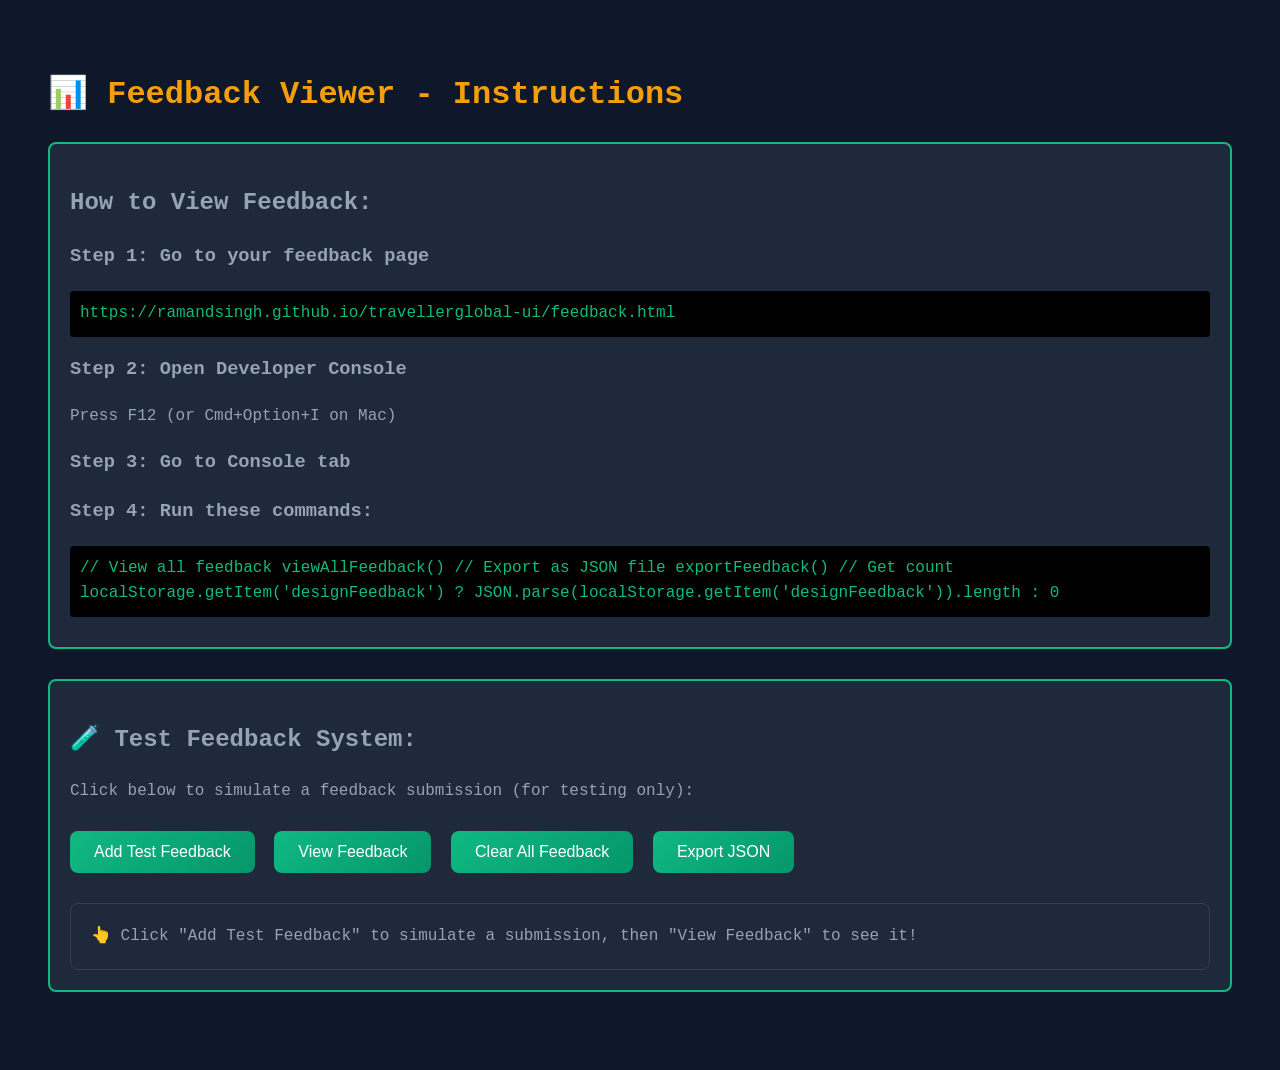
<file: test-feedback-viewer.html>
<!DOCTYPE html>
<html lang="en">
<head>
    <meta charset="UTF-8">
    <meta name="viewport" content="width=device-width, initial-scale=1.0">
    <title>Feedback Viewer - Test</title>
    <style>
        body {
            font-family: 'Courier New', monospace;
            background: #0F172A;
            color: #10B981;
            padding: 40px;
            line-height: 1.6;
        }
        h1 { color: #F59E0B; }
        .instructions {
            background: #1E293B;
            border: 2px solid #10B981;
            border-radius: 8px;
            padding: 20px;
            margin-bottom: 30px;
            color: #94A3B8;
        }
        .code {
            background: #000;
            padding: 10px;
            border-radius: 4px;
            margin: 10px 0;
            color: #10B981;
        }
        button {
            background: linear-gradient(135deg, #10B981, #059669);
            color: white;
            border: none;
            padding: 12px 24px;
            border-radius: 8px;
            cursor: pointer;
            font-size: 16px;
            margin: 10px 10px 10px 0;
        }
        button:hover { opacity: 0.9; }
        #output {
            background: #1E293B;
            border: 1px solid #334155;
            border-radius: 8px;
            padding: 20px;
            margin-top: 20px;
            white-space: pre-wrap;
            max-height: 500px;
            overflow-y: auto;
        }
    </style>
</head>
<body>
    <h1>📊 Feedback Viewer - Instructions</h1>

    <div class="instructions">
        <h2>How to View Feedback:</h2>

        <h3>Step 1: Go to your feedback page</h3>
        <div class="code">https://ramandsingh.github.io/travellerglobal-ui/feedback.html</div>

        <h3>Step 2: Open Developer Console</h3>
        <p>Press F12 (or Cmd+Option+I on Mac)</p>

        <h3>Step 3: Go to Console tab</h3>

        <h3>Step 4: Run these commands:</h3>
        <div class="code">
// View all feedback
viewAllFeedback()

// Export as JSON file
exportFeedback()

// Get count
localStorage.getItem('designFeedback') ? JSON.parse(localStorage.getItem('designFeedback')).length : 0
        </div>
    </div>

    <div class="instructions">
        <h2>🧪 Test Feedback System:</h2>
        <p>Click below to simulate a feedback submission (for testing only):</p>

        <button onclick="addTestFeedback()">Add Test Feedback</button>
        <button onclick="viewFeedback()">View Feedback</button>
        <button onclick="clearFeedback()">Clear All Feedback</button>
        <button onclick="exportToFile()">Export JSON</button>

        <div id="output"></div>
    </div>

    <script>
        function addTestFeedback() {
            const testFeedback = {
                timestamp: new Date().toISOString(),
                name: "John Doe (Test)",
                email: "test@example.com",
                rating: "excellent",
                sections: ["customer-dashboard", "agent-portal", "color-scheme"],
                positives: "The color scheme is beautiful! Love the emerald green and gold combination. The booking pipeline is very intuitive.",
                improvements: "Mobile navigation could be more prominent. Consider adding a quick tour for first-time users.",
                additional: "Overall excellent work! Looking forward to seeing this in production."
            };

            const allFeedback = JSON.parse(localStorage.getItem('designFeedback') || '[]');
            allFeedback.push(testFeedback);
            localStorage.setItem('designFeedback', JSON.stringify(allFeedback));

            document.getElementById('output').textContent = '✅ Test feedback added!\n\n' + JSON.stringify(testFeedback, null, 2);
        }

        function viewFeedback() {
            const allFeedback = JSON.parse(localStorage.getItem('designFeedback') || '[]');

            if (allFeedback.length === 0) {
                document.getElementById('output').textContent = '⚠️ No feedback found.\n\nTry adding test feedback first.';
                return;
            }

            let output = `📊 Total Feedback Entries: ${allFeedback.length}\n\n`;
            output += '═══════════════════════════════════════\n\n';

            allFeedback.forEach((feedback, index) => {
                output += `Entry #${index + 1}\n`;
                output += `Date: ${new Date(feedback.timestamp).toLocaleString()}\n`;
                output += `Name: ${feedback.name}\n`;
                output += `Rating: ${feedback.rating.toUpperCase()}\n`;
                output += `Sections: ${feedback.sections.join(', ')}\n\n`;
                output += `Positives:\n${feedback.positives}\n\n`;
                output += `Improvements:\n${feedback.improvements}\n\n`;
                if (feedback.additional) {
                    output += `Additional:\n${feedback.additional}\n\n`;
                }
                output += '═══════════════════════════════════════\n\n';
            });

            document.getElementById('output').textContent = output;
        }

        function clearFeedback() {
            if (confirm('Are you sure you want to clear all feedback?')) {
                localStorage.removeItem('designFeedback');
                document.getElementById('output').textContent = '✅ All feedback cleared!';
            }
        }

        function exportToFile() {
            const allFeedback = JSON.parse(localStorage.getItem('designFeedback') || '[]');

            if (allFeedback.length === 0) {
                alert('No feedback to export!');
                return;
            }

            const dataStr = JSON.stringify(allFeedback, null, 2);
            const dataBlob = new Blob([dataStr], { type: 'application/json' });
            const url = URL.createObjectURL(dataBlob);
            const link = document.createElement('a');
            link.href = url;
            link.download = `design-feedback-${Date.now()}.json`;
            link.click();

            document.getElementById('output').textContent = '✅ Feedback exported as JSON file!';
        }

        // Display instructions on load
        document.getElementById('output').textContent = '👆 Click "Add Test Feedback" to simulate a submission, then "View Feedback" to see it!';
    </script>
</body>
</html>
</file>
<file: styles.css>
/* =====================
   CSS Reset & Base Styles
   ===================== */

* {
    margin: 0;
    padding: 0;
    box-sizing: border-box;
}

:root {
    /* Colors */
    --emerald-500: #10B981;
    --emerald-600: #059669;
    --emerald-700: #047857;
    --gold-500: #F59E0B;
    --gold-600: #D97706;
    --gold-700: #B45309;

    /* Neutrals */
    --gray-50: #F9FAFB;
    --gray-100: #F3F4F6;
    --gray-200: #E5E7EB;
    --gray-300: #D1D5DB;
    --gray-600: #6B7280;
    --gray-700: #4B5563;
    --gray-900: #111827;

    /* Status Colors */
    --blue-500: #3B82F6;
    --purple-500: #8B5CF6;
    --red-500: #EF4444;
    --yellow-500: #F59E0B;

    /* Spacing */
    --spacing-xs: 4px;
    --spacing-sm: 8px;
    --spacing-md: 16px;
    --spacing-lg: 24px;
    --spacing-xl: 32px;
    --spacing-2xl: 48px;

    /* Border Radius */
    --radius-sm: 6px;
    --radius-md: 8px;
    --radius-lg: 12px;
    --radius-xl: 16px;

    /* Shadows */
    --shadow-sm: 0 1px 2px 0 rgba(0, 0, 0, 0.05);
    --shadow-md: 0 4px 6px -1px rgba(0, 0, 0, 0.1);
    --shadow-lg: 0 10px 15px -3px rgba(0, 0, 0, 0.1);
    --shadow-xl: 0 20px 25px -5px rgba(0, 0, 0, 0.1);
}

body {
    font-family: 'Inter', -apple-system, BlinkMacSystemFont, 'SF Pro Display', sans-serif;
    font-size: 16px;
    line-height: 1.5;
    color: var(--gray-900);
    background-color: var(--gray-50);
    -webkit-font-smoothing: antialiased;
    -moz-osx-font-smoothing: grayscale;
}

/* =====================
   View Switcher
   ===================== */

.view-switcher {
    position: fixed;
    top: 20px;
    right: 20px;
    z-index: 1000;
    background: white;
    border-radius: var(--radius-lg);
    padding: 4px;
    box-shadow: var(--shadow-lg);
    display: flex;
    gap: 4px;
}

.switch-btn {
    padding: 10px 20px;
    border: none;
    background: transparent;
    color: var(--gray-600);
    font-weight: 500;
    border-radius: var(--radius-md);
    cursor: pointer;
    transition: all 0.2s ease;
    font-size: 14px;
}

.switch-btn.active {
    background: var(--emerald-500);
    color: white;
}

.switch-btn:hover:not(.active) {
    background: var(--gray-100);
}

/* =====================
   View Containers
   ===================== */

.view-container {
    display: none;
    min-height: 100vh;
}

.view-container.active {
    display: flex;
}

/* =====================
   Sidebar
   ===================== */

.sidebar {
    width: 260px;
    background: white;
    border-right: 1px solid var(--gray-200);
    padding: var(--spacing-lg);
    position: fixed;
    height: 100vh;
    overflow-y: auto;
}

.logo {
    display: flex;
    align-items: center;
    gap: 12px;
    margin-bottom: var(--spacing-xl);
}

.logo-icon {
    width: 40px;
    height: 40px;
    background: linear-gradient(135deg, var(--emerald-500), var(--emerald-600));
    color: white;
    border-radius: var(--radius-md);
    display: flex;
    align-items: center;
    justify-content: center;
    font-weight: 700;
    font-size: 16px;
}

.sidebar-agent .logo-icon {
    background: linear-gradient(135deg, var(--gold-500), var(--gold-600));
}

.logo-text {
    font-weight: 700;
    font-size: 18px;
    color: var(--gray-900);
}

.nav-menu {
    display: flex;
    flex-direction: column;
    gap: 4px;
}

.nav-item {
    display: flex;
    align-items: center;
    gap: 12px;
    padding: 12px 14px;
    border-radius: var(--radius-md);
    color: var(--gray-600);
    text-decoration: none;
    font-weight: 500;
    transition: all 0.2s ease;
    font-size: 15px;
}

.nav-item:hover {
    background: var(--gray-100);
    color: var(--gray-900);
}

.nav-item.active {
    background: linear-gradient(135deg, rgba(16, 185, 129, 0.1), rgba(5, 150, 105, 0.1));
    color: var(--emerald-600);
}

.sidebar-agent .nav-item.active {
    background: linear-gradient(135deg, rgba(245, 158, 11, 0.1), rgba(217, 119, 6, 0.1));
    color: var(--gold-600);
}

.nav-item .icon {
    font-size: 20px;
    width: 24px;
}

.halal-badge {
    margin-top: auto;
    padding: 12px;
    background: linear-gradient(135deg, var(--emerald-50), var(--emerald-100));
    border-radius: var(--radius-md);
    display: flex;
    align-items: center;
    gap: 8px;
    font-size: 13px;
    font-weight: 500;
    color: var(--emerald-700);
    margin-top: var(--spacing-xl);
}

.halal-icon {
    font-size: 18px;
}

/* =====================
   Main Content
   ===================== */

.main-content {
    margin-left: 260px;
    padding: var(--spacing-xl);
    width: calc(100% - 260px);
}

.header {
    display: flex;
    justify-content: space-between;
    align-items: center;
    margin-bottom: var(--spacing-xl);
}

.page-title {
    font-size: 32px;
    font-weight: 700;
    color: var(--gray-900);
}

.header-actions {
    display: flex;
    align-items: center;
    gap: 12px;
}

.icon-btn {
    width: 44px;
    height: 44px;
    border-radius: var(--radius-md);
    border: 1px solid var(--gray-200);
    background: white;
    cursor: pointer;
    display: flex;
    align-items: center;
    justify-content: center;
    font-size: 20px;
    transition: all 0.2s ease;
    position: relative;
}

.icon-btn:hover {
    background: var(--gray-50);
    border-color: var(--gray-300);
}

.notification-dot {
    position: absolute;
    top: 8px;
    right: 8px;
    width: 8px;
    height: 8px;
    background: var(--red-500);
    border-radius: 50%;
    border: 2px solid white;
}

.user-avatar {
    width: 44px;
    height: 44px;
    border-radius: var(--radius-md);
    background: linear-gradient(135deg, var(--emerald-500), var(--emerald-600));
    color: white;
    display: flex;
    align-items: center;
    justify-content: center;
    font-weight: 600;
    font-size: 14px;
}

.agent-avatar {
    background: linear-gradient(135deg, var(--gold-500), var(--gold-600));
}

/* =====================
   Hero Section
   ===================== */

.hero-section {
    background-size: cover;
    background-position: center;
    border-radius: var(--radius-xl);
    padding: var(--spacing-2xl);
    margin-bottom: var(--spacing-xl);
    position: relative;
    overflow: hidden;
    min-height: 300px;
    display: flex;
    align-items: center;
}

.hero-section::before {
    content: '';
    position: absolute;
    top: 0;
    left: 0;
    right: 0;
    bottom: 0;
    background: linear-gradient(135deg, rgba(16, 185, 129, 0.9), rgba(5, 150, 105, 0.85));
    z-index: 1;
}

.hero-content {
    position: relative;
    z-index: 2;
    max-width: 600px;
}

.hero-title {
    font-size: 40px;
    font-weight: 700;
    color: white;
    margin-bottom: 12px;
    line-height: 1.2;
}

.hero-subtitle {
    font-size: 18px;
    color: rgba(255, 255, 255, 0.95);
    margin-bottom: var(--spacing-lg);
    line-height: 1.6;
}

/* =====================
   Buttons
   ===================== */

.btn-primary {
    background: linear-gradient(135deg, var(--gold-500), var(--gold-600));
    color: white;
    border: none;
    padding: 14px 28px;
    border-radius: var(--radius-md);
    font-weight: 600;
    font-size: 16px;
    cursor: pointer;
    transition: all 0.2s ease;
    box-shadow: var(--shadow-md);
}

.btn-primary:hover {
    transform: translateY(-2px);
    box-shadow: var(--shadow-lg);
}

.btn-primary-sm {
    background: linear-gradient(135deg, var(--emerald-500), var(--emerald-600));
    color: white;
    border: none;
    padding: 10px 20px;
    border-radius: var(--radius-md);
    font-weight: 600;
    font-size: 14px;
    cursor: pointer;
    transition: all 0.2s ease;
}

.btn-primary-sm:hover {
    background: linear-gradient(135deg, var(--emerald-600), var(--emerald-700));
}

.btn-secondary-sm {
    background: white;
    color: var(--emerald-600);
    border: 1px solid var(--emerald-600);
    padding: 8px 16px;
    border-radius: var(--radius-sm);
    font-weight: 600;
    font-size: 14px;
    cursor: pointer;
    transition: all 0.2s ease;
}

.btn-secondary-sm:hover {
    background: var(--emerald-50);
}

/* =====================
   Quick Actions
   ===================== */

.quick-actions {
    display: grid;
    grid-template-columns: repeat(3, 1fr);
    gap: var(--spacing-lg);
    margin-bottom: var(--spacing-xl);
}

.action-card {
    background: white;
    border-radius: var(--radius-lg);
    padding: var(--spacing-lg);
    display: flex;
    align-items: center;
    gap: 16px;
    cursor: pointer;
    transition: all 0.2s ease;
    border: 2px solid transparent;
}

.action-card:hover {
    transform: translateY(-4px);
    box-shadow: var(--shadow-lg);
}

.action-card.emerald {
    border-color: var(--emerald-500);
}

.action-card.emerald:hover {
    background: linear-gradient(135deg, rgba(16, 185, 129, 0.05), rgba(5, 150, 105, 0.05));
}

.action-card.gold {
    border-color: var(--gold-500);
}

.action-card.gold:hover {
    background: linear-gradient(135deg, rgba(245, 158, 11, 0.05), rgba(217, 119, 6, 0.05));
}

.action-icon {
    font-size: 32px;
    width: 56px;
    height: 56px;
    background: var(--gray-50);
    border-radius: var(--radius-md);
    display: flex;
    align-items: center;
    justify-content: center;
}

.action-content {
    flex: 1;
}

.action-content h3 {
    font-size: 18px;
    font-weight: 600;
    color: var(--gray-900);
    margin-bottom: 4px;
}

.action-content p {
    font-size: 14px;
    color: var(--gray-600);
}

.action-arrow {
    font-size: 24px;
    color: var(--gray-400);
}

/* =====================
   Sections
   ===================== */

.section {
    margin-bottom: var(--spacing-2xl);
}

.section-header {
    display: flex;
    justify-content: space-between;
    align-items: center;
    margin-bottom: var(--spacing-lg);
}

.section-title {
    font-size: 24px;
    font-weight: 700;
    color: var(--gray-900);
}

.link-primary {
    color: var(--emerald-600);
    text-decoration: none;
    font-weight: 600;
    font-size: 14px;
    transition: color 0.2s ease;
}

.link-primary:hover {
    color: var(--emerald-700);
}

/* =====================
   Destinations Grid
   ===================== */

.destinations-grid {
    display: grid;
    grid-template-columns: repeat(3, 1fr);
    gap: var(--spacing-lg);
}

.destination-card {
    background: white;
    border-radius: var(--radius-lg);
    overflow: hidden;
    transition: all 0.3s ease;
    box-shadow: var(--shadow-sm);
}

.destination-card:hover {
    transform: translateY(-8px);
    box-shadow: var(--shadow-xl);
}

.destination-image {
    height: 200px;
    background-size: cover;
    background-position: center;
    position: relative;
}

.destination-badge {
    position: absolute;
    top: 12px;
    left: 12px;
    background: var(--emerald-500);
    color: white;
    padding: 6px 12px;
    border-radius: var(--radius-sm);
    font-size: 12px;
    font-weight: 600;
}

.gold-badge {
    background: var(--gold-500);
}

.destination-content {
    padding: var(--spacing-lg);
}

.destination-content h3 {
    font-size: 18px;
    font-weight: 600;
    color: var(--gray-900);
    margin-bottom: 8px;
}

.destination-location {
    font-size: 14px;
    color: var(--gray-600);
    margin-bottom: 16px;
}

.destination-footer {
    display: flex;
    justify-content: space-between;
    align-items: center;
}

.price {
    font-size: 16px;
    font-weight: 700;
    color: var(--emerald-600);
}

/* =====================
   Payment Grid
   ===================== */

.payment-grid {
    display: grid;
    grid-template-columns: repeat(5, 1fr);
    gap: var(--spacing-md);
}

.payment-card {
    background: white;
    border-radius: var(--radius-md);
    padding: var(--spacing-lg);
    display: flex;
    flex-direction: column;
    align-items: center;
    gap: 8px;
    border: 1px solid var(--gray-200);
    transition: all 0.2s ease;
}

.payment-card:hover {
    border-color: var(--emerald-500);
    box-shadow: var(--shadow-md);
}

.payment-logo {
    font-size: 32px;
}

.payment-card span {
    font-size: 13px;
    font-weight: 500;
    color: var(--gray-700);
    text-align: center;
}

/* =====================
   Stats Grid (Agent View)
   ===================== */

.stats-grid {
    display: grid;
    grid-template-columns: repeat(4, 1fr);
    gap: var(--spacing-lg);
    margin-bottom: var(--spacing-xl);
}

.stat-card {
    background: white;
    border-radius: var(--radius-lg);
    padding: var(--spacing-lg);
    display: flex;
    gap: 16px;
    box-shadow: var(--shadow-sm);
}

.stat-icon {
    width: 56px;
    height: 56px;
    border-radius: var(--radius-md);
    display: flex;
    align-items: center;
    justify-content: center;
    font-size: 24px;
}

.emerald-bg {
    background: linear-gradient(135deg, rgba(16, 185, 129, 0.1), rgba(5, 150, 105, 0.15));
}

.gold-bg {
    background: linear-gradient(135deg, rgba(245, 158, 11, 0.1), rgba(217, 119, 6, 0.15));
}

.blue-bg {
    background: linear-gradient(135deg, rgba(59, 130, 246, 0.1), rgba(37, 99, 235, 0.15));
}

.purple-bg {
    background: linear-gradient(135deg, rgba(139, 92, 246, 0.1), rgba(124, 58, 237, 0.15));
}

.stat-content {
    flex: 1;
    display: flex;
    flex-direction: column;
}

.stat-label {
    font-size: 13px;
    color: var(--gray-600);
    font-weight: 500;
    margin-bottom: 4px;
}

.stat-value {
    font-size: 28px;
    font-weight: 700;
    color: var(--gray-900);
    margin-bottom: 4px;
}

.stat-change {
    font-size: 12px;
    font-weight: 500;
}

.stat-change.positive {
    color: var(--emerald-600);
}

.stat-change.neutral {
    color: var(--gray-600);
}

/* =====================
   Pipeline Board
   ===================== */

.pipeline-filters {
    display: flex;
    gap: 8px;
}

.filter-btn {
    padding: 8px 16px;
    border: 1px solid var(--gray-200);
    background: white;
    border-radius: var(--radius-md);
    font-size: 14px;
    font-weight: 500;
    color: var(--gray-600);
    cursor: pointer;
    transition: all 0.2s ease;
}

.filter-btn:hover {
    border-color: var(--gray-300);
    background: var(--gray-50);
}

.filter-btn.active {
    background: var(--emerald-500);
    color: white;
    border-color: var(--emerald-500);
}

.pipeline-board {
    display: grid;
    grid-template-columns: repeat(4, 1fr);
    gap: var(--spacing-lg);
    margin-top: var(--spacing-lg);
}

.pipeline-column {
    background: var(--gray-50);
    border-radius: var(--radius-lg);
    padding: var(--spacing-md);
}

.column-header {
    display: flex;
    justify-content: space-between;
    align-items: center;
    padding: 12px 16px;
    border-radius: var(--radius-md);
    margin-bottom: var(--spacing-md);
}

.lead-header {
    background: linear-gradient(135deg, rgba(59, 130, 246, 0.1), rgba(37, 99, 235, 0.15));
}

.booked-header {
    background: linear-gradient(135deg, rgba(16, 185, 129, 0.1), rgba(5, 150, 105, 0.15));
}

.travel-header {
    background: linear-gradient(135deg, rgba(245, 158, 11, 0.1), rgba(217, 119, 6, 0.15));
}

.completed-header {
    background: linear-gradient(135deg, rgba(139, 92, 246, 0.1), rgba(124, 58, 237, 0.15));
}

.column-title {
    font-weight: 600;
    color: var(--gray-900);
    font-size: 15px;
}

.column-count {
    background: white;
    padding: 4px 10px;
    border-radius: 12px;
    font-size: 13px;
    font-weight: 600;
    color: var(--gray-700);
}

.pipeline-cards {
    display: flex;
    flex-direction: column;
    gap: 12px;
}

.pipeline-card {
    background: white;
    border-radius: var(--radius-md);
    padding: 16px;
    box-shadow: var(--shadow-sm);
    transition: all 0.2s ease;
    border: 1px solid var(--gray-200);
}

.pipeline-card:hover {
    box-shadow: var(--shadow-md);
    transform: translateY(-2px);
}

.card-header {
    display: flex;
    justify-content: space-between;
    align-items: center;
    margin-bottom: 8px;
}

.customer-name {
    font-weight: 600;
    font-size: 15px;
    color: var(--gray-900);
}

.whatsapp-btn {
    background: #25D366;
    border: none;
    border-radius: var(--radius-sm);
    padding: 6px 10px;
    cursor: pointer;
    font-size: 16px;
    transition: all 0.2s ease;
}

.whatsapp-btn:hover {
    transform: scale(1.1);
}

.trip-details {
    font-size: 14px;
    color: var(--gray-600);
    margin-bottom: 12px;
}

.card-meta {
    display: flex;
    justify-content: space-between;
    align-items: center;
    margin-bottom: 12px;
    font-size: 13px;
}

.date {
    color: var(--gray-600);
}

.value {
    font-weight: 600;
    color: var(--emerald-600);
}

.card-tags {
    display: flex;
    gap: 6px;
    flex-wrap: wrap;
}

.tag {
    background: var(--gray-100);
    color: var(--gray-700);
    padding: 4px 10px;
    border-radius: 12px;
    font-size: 12px;
    font-weight: 500;
}

.tag-success {
    background: rgba(16, 185, 129, 0.1);
    color: var(--emerald-700);
}

.tag-warning {
    background: rgba(245, 158, 11, 0.1);
    color: var(--gold-700);
}

.live-tracking {
    display: flex;
    align-items: center;
    gap: 8px;
    margin-top: 12px;
    padding: 8px;
    background: rgba(245, 158, 11, 0.1);
    border-radius: var(--radius-sm);
}

.pulse {
    width: 8px;
    height: 8px;
    background: var(--gold-500);
    border-radius: 50%;
    animation: pulse 2s infinite;
}

@keyframes pulse {
    0%, 100% {
        opacity: 1;
    }
    50% {
        opacity: 0.5;
    }
}

.tracking-text {
    font-size: 12px;
    color: var(--gold-700);
    font-weight: 500;
}

.card-rating {
    display: flex;
    align-items: center;
    gap: 8px;
    margin-top: 12px;
    font-size: 14px;
}

.rating-text {
    color: var(--gray-700);
    font-weight: 600;
}

/* =====================
   Aggregator Grid
   ===================== */

.aggregator-grid {
    display: grid;
    grid-template-columns: repeat(4, 1fr);
    gap: var(--spacing-lg);
}

.aggregator-card {
    background: white;
    border-radius: var(--radius-lg);
    padding: var(--spacing-lg);
    text-align: center;
    border: 1px solid var(--gray-200);
    transition: all 0.2s ease;
}

.aggregator-card:hover {
    border-color: var(--emerald-500);
    box-shadow: var(--shadow-md);
}

.aggregator-icon {
    font-size: 40px;
    margin-bottom: 12px;
}

.aggregator-card h3 {
    font-size: 16px;
    font-weight: 600;
    color: var(--gray-900);
    margin-bottom: 4px;
}

.aggregator-card p {
    font-size: 13px;
    color: var(--gray-600);
    margin-bottom: 12px;
}

.status-badge {
    display: inline-block;
    padding: 6px 12px;
    border-radius: 12px;
    font-size: 12px;
    font-weight: 600;
}

.status-badge.active {
    background: rgba(16, 185, 129, 0.1);
    color: var(--emerald-700);
}

.status-badge.pending {
    background: rgba(245, 158, 11, 0.1);
    color: var(--gold-700);
}

/* =====================
   Responsive Design
   ===================== */

@media (max-width: 1440px) {
    .stats-grid {
        grid-template-columns: repeat(2, 1fr);
    }

    .pipeline-board {
        grid-template-columns: repeat(2, 1fr);
    }
}

@media (max-width: 1024px) {
    .sidebar {
        width: 200px;
    }

    .main-content {
        margin-left: 200px;
        width: calc(100% - 200px);
    }

    .destinations-grid {
        grid-template-columns: repeat(2, 1fr);
    }

    .payment-grid {
        grid-template-columns: repeat(3, 1fr);
    }

    .aggregator-grid {
        grid-template-columns: repeat(2, 1fr);
    }
}

@media (max-width: 768px) {
    .view-switcher {
        top: 10px;
        right: 10px;
        left: 10px;
    }

    .switch-btn {
        flex: 1;
        padding: 10px;
        font-size: 13px;
    }

    .sidebar {
        width: 100%;
        position: static;
        height: auto;
        border-right: none;
        border-bottom: 1px solid var(--gray-200);
    }

    .main-content {
        margin-left: 0;
        width: 100%;
        padding: var(--spacing-lg);
    }

    .page-title {
        font-size: 24px;
    }

    .hero-title {
        font-size: 28px;
    }

    .quick-actions {
        grid-template-columns: 1fr;
    }

    .destinations-grid {
        grid-template-columns: 1fr;
    }

    .stats-grid {
        grid-template-columns: 1fr;
    }

    .pipeline-board {
        grid-template-columns: 1fr;
    }

    .payment-grid {
        grid-template-columns: repeat(2, 1fr);
    }

    .aggregator-grid {
        grid-template-columns: 1fr;
    }
}

/* =====================
   Print Styles
   ===================== */

@media print {
    .view-switcher,
    .sidebar,
    .header-actions {
        display: none;
    }

    .main-content {
        margin-left: 0;
        width: 100%;
    }
}
</file>
<file: mobile-styles.css>
/* =====================
   Mobile Styles
   ===================== */

* {
    margin: 0;
    padding: 0;
    box-sizing: border-box;
}

:root {
    --emerald-500: #10B981;
    --emerald-600: #059669;
    --gold-500: #F59E0B;
    --gold-600: #D97706;
    --gray-50: #F9FAFB;
    --gray-100: #F3F4F6;
    --gray-200: #E5E7EB;
    --gray-600: #6B7280;
    --gray-900: #111827;
    --blue-500: #3B82F6;
}

body {
    font-family: 'Inter', -apple-system, BlinkMacSystemFont, sans-serif;
    font-size: 16px;
    color: var(--gray-900);
    background-color: var(--gray-50);
    padding-bottom: 80px;
    -webkit-font-smoothing: antialiased;
}

/* =====================
   Mobile Header
   ===================== */

.mobile-header {
    position: fixed;
    top: 0;
    left: 0;
    right: 0;
    height: 60px;
    background: white;
    display: flex;
    align-items: center;
    justify-content: space-between;
    padding: 0 16px;
    box-shadow: 0 2px 8px rgba(0, 0, 0, 0.1);
    z-index: 100;
}

.menu-btn,
.notification-btn {
    width: 44px;
    height: 44px;
    border: none;
    background: transparent;
    font-size: 20px;
    cursor: pointer;
    display: flex;
    align-items: center;
    justify-content: center;
    border-radius: 8px;
    transition: background 0.2s;
}

.menu-btn:active,
.notification-btn:active {
    background: var(--gray-100);
}

.notification-btn {
    position: relative;
}

.notification-dot {
    position: absolute;
    top: 10px;
    right: 10px;
    width: 8px;
    height: 8px;
    background: #EF4444;
    border-radius: 50%;
    border: 2px solid white;
}

.header-logo {
    display: flex;
    align-items: center;
    gap: 8px;
    font-weight: 700;
    font-size: 16px;
}

.logo-icon {
    width: 32px;
    height: 32px;
    background: linear-gradient(135deg, var(--emerald-500), var(--emerald-600));
    color: white;
    border-radius: 6px;
    display: flex;
    align-items: center;
    justify-content: center;
    font-size: 14px;
}

/* =====================
   Mobile Hero
   ===================== */

.mobile-hero {
    margin-top: 60px;
    background-size: cover;
    background-position: center;
    padding: 24px 16px;
    position: relative;
}

.mobile-hero::before {
    content: '';
    position: absolute;
    top: 0;
    left: 0;
    right: 0;
    bottom: 0;
    background: linear-gradient(135deg, rgba(16, 185, 129, 0.9), rgba(5, 150, 105, 0.85));
    z-index: 1;
}

.mobile-hero-title {
    position: relative;
    z-index: 2;
    font-size: 28px;
    font-weight: 700;
    color: white;
    margin-bottom: 8px;
}

.mobile-hero-subtitle {
    position: relative;
    z-index: 2;
    font-size: 16px;
    color: rgba(255, 255, 255, 0.95);
    margin-bottom: 20px;
}

/* =====================
   Search Widget
   ===================== */

.search-widget {
    position: relative;
    z-index: 2;
    background: white;
    border-radius: 12px;
    padding: 16px;
    box-shadow: 0 8px 16px rgba(0, 0, 0, 0.15);
}

.search-tabs {
    display: flex;
    gap: 8px;
    margin-bottom: 16px;
    overflow-x: auto;
}

.search-tab {
    flex: 1;
    padding: 10px 12px;
    border: 1px solid var(--gray-200);
    background: white;
    border-radius: 8px;
    font-size: 13px;
    font-weight: 500;
    cursor: pointer;
    white-space: nowrap;
    transition: all 0.2s;
}

.search-tab.active {
    background: var(--emerald-500);
    color: white;
    border-color: var(--emerald-500);
}

.search-form {
    display: flex;
    flex-direction: column;
    gap: 12px;
}

.form-group {
    display: flex;
    flex-direction: column;
    gap: 6px;
}

.form-group label {
    font-size: 13px;
    font-weight: 500;
    color: var(--gray-600);
}

.form-group input {
    padding: 12px;
    border: 1px solid var(--gray-200);
    border-radius: 8px;
    font-size: 15px;
    font-family: inherit;
}

.form-group input:focus {
    outline: none;
    border-color: var(--emerald-500);
}

.form-row {
    display: grid;
    grid-template-columns: 1fr 1fr;
    gap: 12px;
}

.search-btn {
    background: linear-gradient(135deg, var(--emerald-500), var(--emerald-600));
    color: white;
    border: none;
    padding: 14px;
    border-radius: 8px;
    font-weight: 600;
    font-size: 16px;
    cursor: pointer;
    margin-top: 8px;
}

.search-btn:active {
    transform: scale(0.98);
}

/* =====================
   Mobile Section
   ===================== */

.mobile-section {
    padding: 20px 16px;
}

.section-title {
    font-size: 20px;
    font-weight: 700;
    color: var(--gray-900);
    margin-bottom: 16px;
}

.section-header-mobile {
    display: flex;
    justify-content: space-between;
    align-items: center;
    margin-bottom: 16px;
}

.view-all {
    color: var(--emerald-600);
    text-decoration: none;
    font-weight: 600;
    font-size: 14px;
}

/* =====================
   Quick Actions
   ===================== */

.quick-actions-mobile {
    display: grid;
    grid-template-columns: repeat(4, 1fr);
    gap: 12px;
}

.action-tile {
    aspect-ratio: 1;
    background: white;
    border-radius: 12px;
    display: flex;
    flex-direction: column;
    align-items: center;
    justify-content: center;
    gap: 8px;
    border: 2px solid var(--gray-200);
    cursor: pointer;
    transition: all 0.2s;
}

.action-tile.emerald {
    border-color: var(--emerald-500);
}

.action-tile.gold {
    border-color: var(--gold-500);
}

.action-tile:active {
    transform: scale(0.95);
}

.tile-icon {
    font-size: 28px;
}

.action-tile span {
    font-size: 12px;
    font-weight: 600;
    color: var(--gray-700);
    text-align: center;
}

/* =====================
   Destinations Scroll
   ===================== */

.destinations-scroll {
    display: flex;
    gap: 16px;
    overflow-x: auto;
    padding-bottom: 8px;
    -webkit-overflow-scrolling: touch;
}

.destinations-scroll::-webkit-scrollbar {
    display: none;
}

.destination-card-mobile {
    min-width: 280px;
    background: white;
    border-radius: 12px;
    overflow: hidden;
    box-shadow: 0 4px 12px rgba(0, 0, 0, 0.08);
}

.destination-img {
    height: 180px;
    background-size: cover;
    background-position: center;
    position: relative;
}

.destination-overlay {
    position: absolute;
    top: 0;
    left: 0;
    right: 0;
    bottom: 0;
    padding: 12px;
}

.badge-mobile {
    display: inline-block;
    background: var(--emerald-500);
    color: white;
    padding: 6px 12px;
    border-radius: 6px;
    font-size: 12px;
    font-weight: 600;
}

.badge-mobile.gold {
    background: var(--gold-500);
}

.destination-info {
    padding: 16px;
}

.destination-info h3 {
    font-size: 16px;
    font-weight: 600;
    margin-bottom: 4px;
}

.location {
    font-size: 13px;
    color: var(--gray-600);
    margin-bottom: 12px;
}

.price-row {
    display: flex;
    justify-content: space-between;
    align-items: center;
}

.price-mobile {
    font-size: 15px;
    font-weight: 700;
    color: var(--emerald-600);
}

.book-btn-mobile {
    background: var(--emerald-500);
    color: white;
    border: none;
    padding: 8px 16px;
    border-radius: 6px;
    font-weight: 600;
    font-size: 13px;
    cursor: pointer;
}

/* =====================
   Booking Cards
   ===================== */

.booking-card-mobile {
    background: white;
    border-radius: 12px;
    padding: 16px;
    margin-bottom: 16px;
    box-shadow: 0 2px 8px rgba(0, 0, 0, 0.08);
}

.booking-header-mobile {
    display: flex;
    justify-content: space-between;
    align-items: center;
    margin-bottom: 12px;
}

.booking-id {
    font-size: 13px;
    font-weight: 600;
    color: var(--gray-600);
}

.status-badge {
    padding: 6px 12px;
    border-radius: 12px;
    font-size: 12px;
    font-weight: 600;
}

.status-badge.in-travel {
    background: rgba(245, 158, 11, 0.1);
    color: var(--gold-600);
}

.status-badge.booked {
    background: rgba(16, 185, 129, 0.1);
    color: var(--emerald-600);
}

.booking-title {
    font-size: 18px;
    font-weight: 600;
    margin-bottom: 12px;
}

.booking-details {
    display: flex;
    flex-direction: column;
    gap: 8px;
    margin-bottom: 16px;
}

.detail-row {
    display: flex;
    align-items: center;
    gap: 8px;
    font-size: 14px;
    color: var(--gray-600);
}

.detail-icon {
    font-size: 16px;
}

.progress-bar {
    height: 6px;
    background: var(--gray-200);
    border-radius: 3px;
    overflow: hidden;
    margin-bottom: 8px;
}

.progress-fill {
    height: 100%;
    background: linear-gradient(90deg, var(--gold-500), var(--gold-600));
    transition: width 0.3s ease;
}

.progress-text {
    font-size: 13px;
    color: var(--gray-600);
    margin-bottom: 16px;
}

.booking-actions {
    display: grid;
    grid-template-columns: 1fr 1fr;
    gap: 8px;
}

.action-btn-mobile {
    padding: 10px;
    border: none;
    border-radius: 8px;
    font-weight: 600;
    font-size: 14px;
    cursor: pointer;
    transition: all 0.2s;
}

.action-btn-mobile.primary {
    background: linear-gradient(135deg, var(--emerald-500), var(--emerald-600));
    color: white;
}

.action-btn-mobile.secondary {
    background: white;
    color: var(--gray-700);
    border: 1px solid var(--gray-200);
}

.action-btn-mobile.whatsapp {
    background: #25D366;
    color: white;
}

.action-btn-mobile:active {
    transform: scale(0.98);
}

/* =====================
   Payment Methods
   ===================== */

.payment-methods-mobile {
    display: grid;
    grid-template-columns: repeat(2, 1fr);
    gap: 12px;
}

.payment-method-mobile {
    background: white;
    border: 1px solid var(--gray-200);
    border-radius: 12px;
    padding: 16px;
    display: flex;
    align-items: center;
    gap: 12px;
    cursor: pointer;
    transition: all 0.2s;
}

.payment-method-mobile:active {
    transform: scale(0.98);
    border-color: var(--emerald-500);
}

.payment-icon {
    font-size: 24px;
}

.payment-name {
    font-size: 14px;
    font-weight: 500;
    color: var(--gray-700);
}

/* =====================
   Halal Banner
   ===================== */

.halal-banner {
    background: linear-gradient(135deg, rgba(16, 185, 129, 0.1), rgba(5, 150, 105, 0.15));
    border-radius: 12px;
    padding: 20px;
    display: flex;
    gap: 16px;
    align-items: center;
}

.halal-icon-large {
    font-size: 40px;
}

.halal-text h3 {
    font-size: 16px;
    font-weight: 600;
    margin-bottom: 4px;
    color: var(--emerald-600);
}

.halal-text p {
    font-size: 13px;
    color: var(--gray-600);
    line-height: 1.5;
}

/* =====================
   Bottom Navigation
   ===================== */

.bottom-nav {
    position: fixed;
    bottom: 0;
    left: 0;
    right: 0;
    height: 70px;
    background: white;
    display: flex;
    justify-content: space-around;
    align-items: center;
    box-shadow: 0 -2px 8px rgba(0, 0, 0, 0.1);
    z-index: 100;
}

.nav-item-mobile {
    display: flex;
    flex-direction: column;
    align-items: center;
    gap: 4px;
    text-decoration: none;
    color: var(--gray-600);
    padding: 8px 12px;
    border-radius: 8px;
    transition: all 0.2s;
}

.nav-item-mobile.active {
    color: var(--emerald-600);
}

.nav-icon {
    font-size: 24px;
}

.nav-label {
    font-size: 11px;
    font-weight: 500;
}

/* =====================
   Mobile Menu Overlay
   ===================== */

.mobile-menu-overlay {
    position: fixed;
    top: 0;
    left: 0;
    right: 0;
    bottom: 0;
    background: rgba(0, 0, 0, 0.5);
    z-index: 200;
    opacity: 0;
    visibility: hidden;
    transition: all 0.3s ease;
}

.mobile-menu-overlay.active {
    opacity: 1;
    visibility: visible;
}

.mobile-menu {
    position: absolute;
    top: 0;
    left: 0;
    bottom: 0;
    width: 85%;
    max-width: 320px;
    background: white;
    transform: translateX(-100%);
    transition: transform 0.3s ease;
    overflow-y: auto;
}

.mobile-menu-overlay.active .mobile-menu {
    transform: translateX(0);
}

.menu-header {
    background: linear-gradient(135deg, var(--emerald-500), var(--emerald-600));
    padding: 20px 16px;
    display: flex;
    justify-content: space-between;
    align-items: flex-start;
}

.user-info-mobile {
    display: flex;
    gap: 12px;
}

.user-avatar-mobile {
    width: 48px;
    height: 48px;
    background: white;
    color: var(--emerald-600);
    border-radius: 24px;
    display: flex;
    align-items: center;
    justify-content: center;
    font-weight: 700;
    font-size: 16px;
}

.user-details h3 {
    font-size: 16px;
    color: white;
    margin-bottom: 2px;
}

.user-details p {
    font-size: 13px;
    color: rgba(255, 255, 255, 0.9);
}

.close-menu-btn {
    width: 36px;
    height: 36px;
    background: rgba(255, 255, 255, 0.2);
    color: white;
    border: none;
    border-radius: 18px;
    font-size: 20px;
    cursor: pointer;
    display: flex;
    align-items: center;
    justify-content: center;
}

.menu-nav {
    padding: 16px 0;
}

.menu-link {
    display: flex;
    align-items: center;
    gap: 16px;
    padding: 14px 20px;
    color: var(--gray-700);
    text-decoration: none;
    transition: background 0.2s;
}

.menu-link:active {
    background: var(--gray-50);
}

.menu-icon {
    font-size: 20px;
    width: 24px;
}

/* =====================
   Safe Areas (iOS)
   ===================== */

@supports (padding: max(0px)) {
    .mobile-header {
        padding-top: max(16px, env(safe-area-inset-top));
    }

    .bottom-nav {
        padding-bottom: max(0px, env(safe-area-inset-bottom));
        height: calc(70px + env(safe-area-inset-bottom));
    }

    body {
        padding-bottom: calc(80px + env(safe-area-inset-bottom));
    }
}

/* =====================
   Animations
   ===================== */

@keyframes slideUp {
    from {
        transform: translateY(20px);
        opacity: 0;
    }
    to {
        transform: translateY(0);
        opacity: 1;
    }
}

.booking-card-mobile {
    animation: slideUp 0.3s ease;
}
</file>
